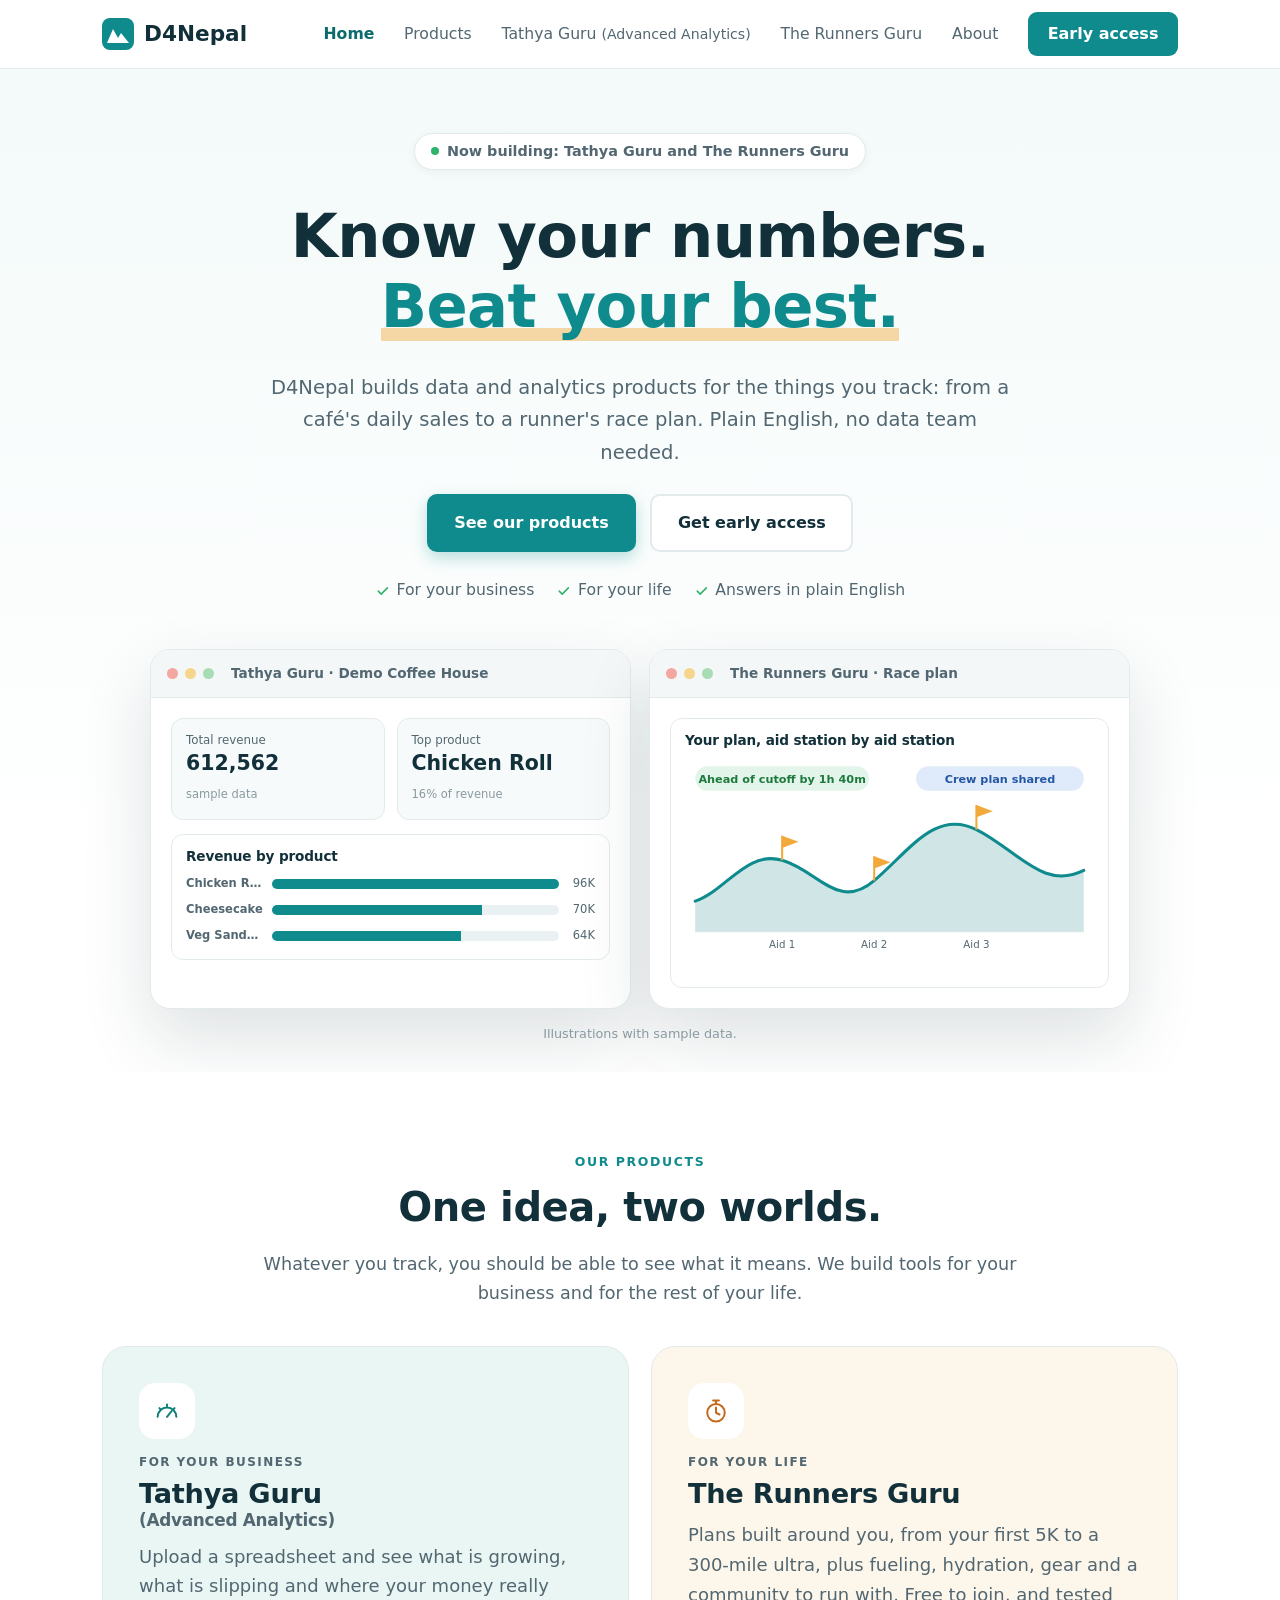
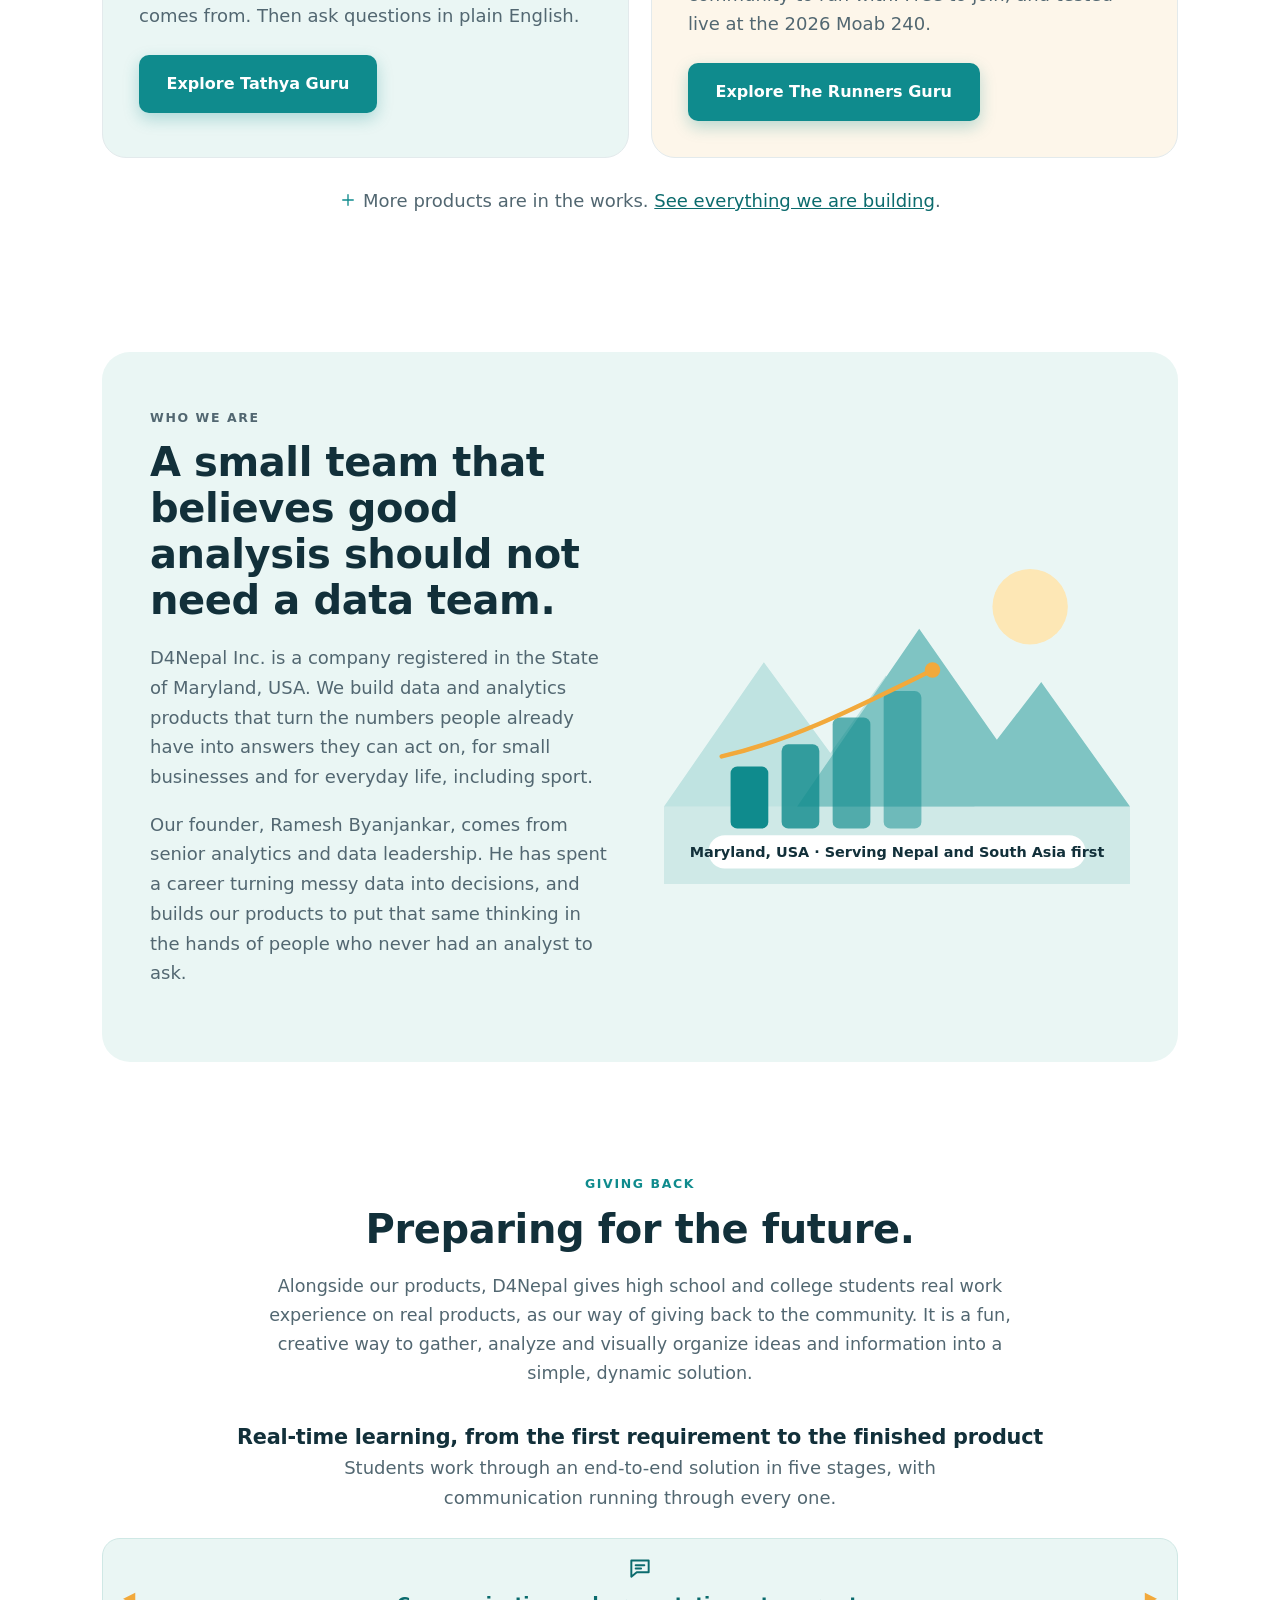
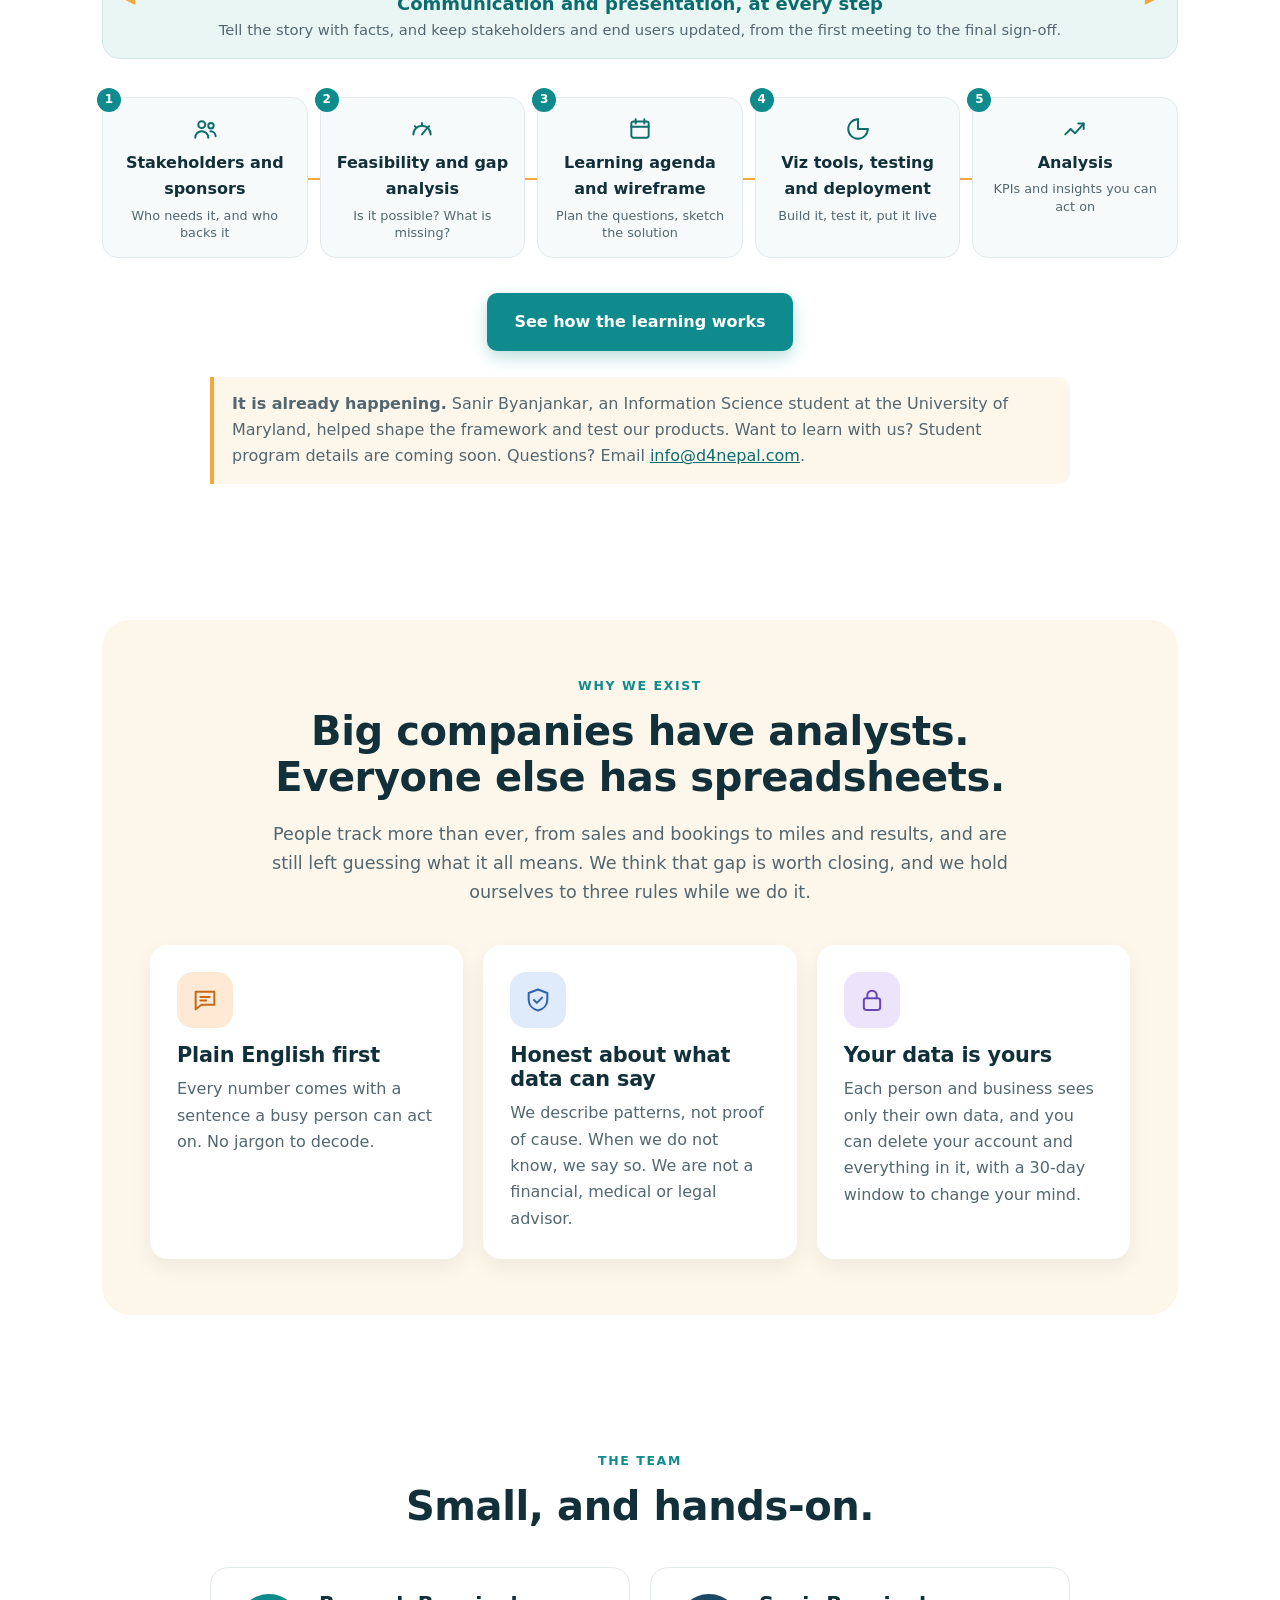
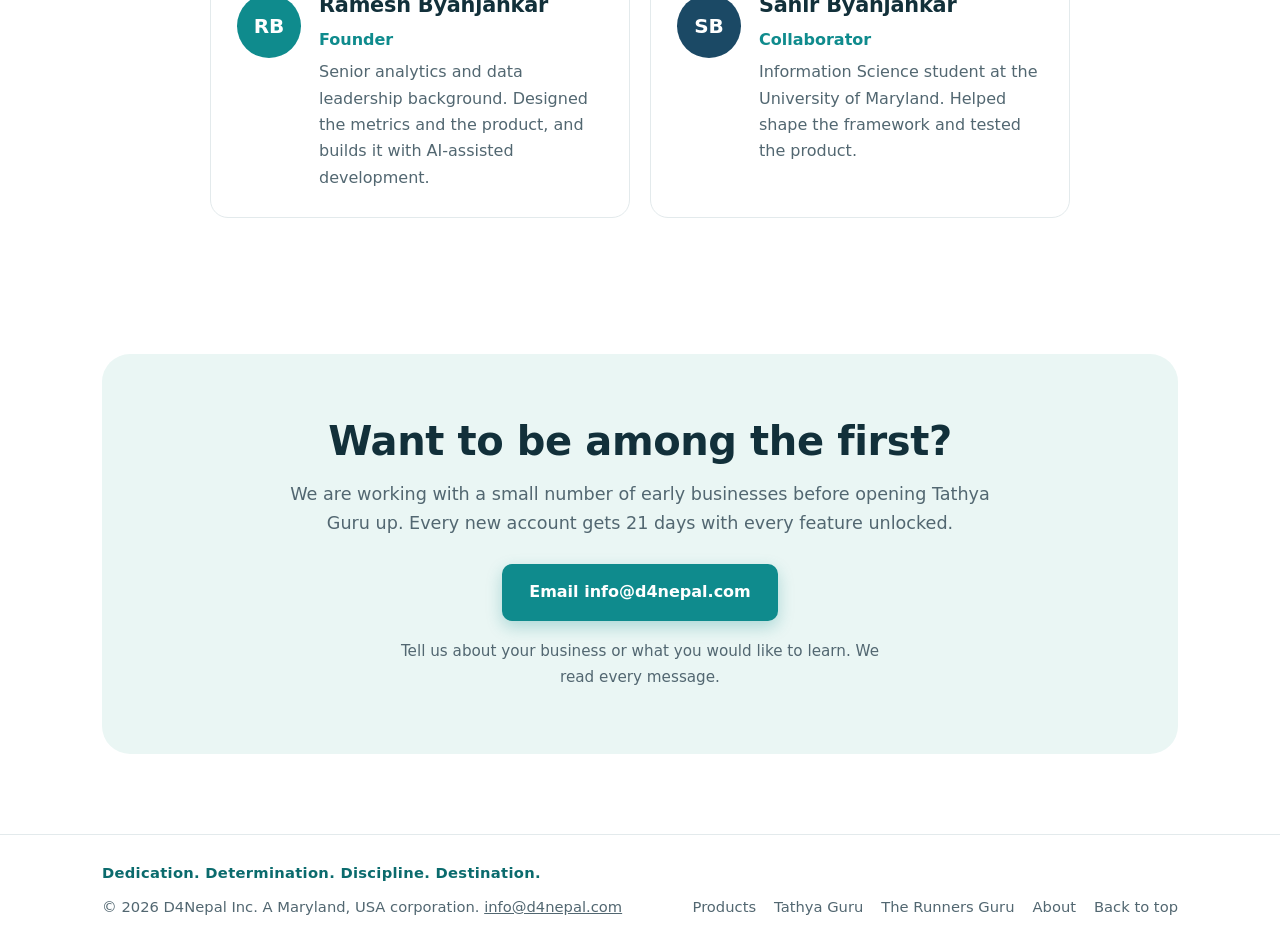
<file: index.html>
<!doctype html>
<html lang="en">
<head>
  <meta charset="utf-8">
  <meta name="viewport" content="width=device-width, initial-scale=1">
  <meta name="color-scheme" content="light">
  <title>D4Nepal | Data and analytics for business and for life</title>
  <meta name="description" content="D4Nepal builds data and analytics products for small businesses and for everyday life, including sport. Know your numbers. Beat your best.">
  <link rel="icon" href="data:image/svg+xml,%3Csvg xmlns='http://www.w3.org/2000/svg' viewBox='0 0 32 32'%3E%3Crect width='32' height='32' rx='8' fill='%230F8B8D'/%3E%3Cpath d='M5 25 11 11l5 9 3-5 8 10z' fill='%23fff'/%3E%3C/svg%3E">
  <link rel="stylesheet" href="styles.css">
</head>
<body>

<header class="nav">
  <div class="wrap nav-inner">
    <a class="brand" href="index.html" aria-label="D4Nepal home">
      <svg viewBox="0 0 32 32" width="32" height="32" aria-hidden="true"><rect width="32" height="32" rx="8" fill="#0f8b8d"/><path d="M5 25 11 11l5 9 3-5 8 10z" fill="#fff"/></svg>
      <span>D4Nepal</span>
    </a>
    <nav aria-label="Main">
      <a href="index.html" aria-current="page">Home</a>
      <a href="products.html">Products</a>
      <a href="tathya-guru.html">Tathya Guru <span class="navsub">(Advanced Analytics)</span></a>
      <a href="the-runners-guru.html">The Runners Guru</a>
      <a href="about.html">About</a>
      <a class="btn btn-small" href="index.html#contact">Early access</a>
    </nav>
  </div>
</header>

<main id="top">

  <section class="hero">
    <div class="wrap center">
      <p class="pill"><span class="dot"></span> Now building: Tathya Guru and The Runners Guru</p>
      <h1>Know your numbers. <span class="hl">Beat your best.</span></h1>
      <p class="lead">D4Nepal builds data and analytics products for the things you track: from a café's daily sales to a runner's race plan. Plain English, no data team needed.</p>
      <div class="cta">
        <a class="btn btn-primary" href="products.html">See our products</a>
        <a class="btn btn-outline" href="index.html#contact">Get early access</a>
      </div>
      <ul class="ticks">
        <li><svg class="ic"><use href="icons.svg#i-check"/></svg> For your business</li>
        <li><svg class="ic"><use href="icons.svg#i-check"/></svg> For your life</li>
        <li><svg class="ic"><use href="icons.svg#i-check"/></svg> Answers in plain English</li>
      </ul>
    </div>

    <div class="wrap">
      <div class="duo">
        <figure class="window" aria-label="Illustration of the Tathya Guru dashboard with sample data">
          <div class="window-bar"><i></i><i></i><i></i><span>Tathya Guru &middot; Demo Coffee House</span></div>
          <div class="window-body">
            <div class="kpis two">
              <div class="kpi"><span>Total revenue</span><strong>612,562</strong><em>sample data</em></div>
              <div class="kpi"><span>Top product</span><strong>Chicken Roll</strong><em>16% of revenue</em></div>
            </div>
            <div class="panel">
              <h4>Revenue by product</h4>
              <div class="hbars">
                <div><b>Chicken Roll</b><i style="--w:100%"></i><u>96K</u></div>
                <div><b>Cheesecake</b><i style="--w:73%"></i><u>70K</u></div>
                <div><b>Veg Sandwich</b><i style="--w:66%"></i><u>64K</u></div>
              </div>
            </div>
          </div>
        </figure>
        <figure class="window" aria-label="Illustration of the The Runners Guru race plan with sample data">
          <div class="window-bar"><i></i><i></i><i></i><span>The Runners Guru &middot; Race plan</span></div>
          <div class="window-body">
            <div class="panel">
              <h4>Your plan, aid station by aid station</h4>
              <svg viewBox="0 0 400 210" class="mini" role="img" aria-label="Illustration of a race profile with aid stations">
              <path d="M10 170 L10 140 C40 130 60 90 95 100 S150 150 185 120 S245 50 285 70 S350 130 390 110 L390 170 Z" fill="#cfe5e6"/>
              <path d="M10 140 C40 130 60 90 95 100 S150 150 185 120 S245 50 285 70 S350 130 390 110" fill="none" stroke="#0f8b8d" stroke-width="3" stroke-linecap="round"/>
              <line x1="10" y1="170" x2="390" y2="170" stroke="#dbe4e6"/>
              <g fill="#f2a93b"><path d="M95 100V76l16 6-16 6z"/><path d="M185 120V96l16 6-16 6z"/><path d="M285 70V46l16 6-16 6z"/></g>
              <g stroke="#f2a93b" stroke-width="2"><line x1="95" y1="100" x2="95" y2="76"/><line x1="185" y1="120" x2="185" y2="96"/><line x1="285" y1="70" x2="285" y2="46"/></g>
              <g font-size="10" fill="#526771" text-anchor="middle"><text x="95" y="186">Aid 1</text><text x="185" y="186">Aid 2</text><text x="285" y="186">Aid 3</text></g>
              <rect x="10" y="8" width="170" height="24" rx="12" fill="#e3f5ea"/>
              <text x="95" y="24" font-size="11" text-anchor="middle" font-weight="700" fill="#1d7a3d">Ahead of cutoff by 1h 40m</text>
              <rect x="226" y="8" width="164" height="24" rx="12" fill="#dfeafa"/>
              <text x="308" y="24" font-size="11" text-anchor="middle" font-weight="700" fill="#2457a3">Crew plan shared</text>
            </svg>
            </div>
          </div>
        </figure>
      </div>
      <p class="figcap">Illustrations with sample data.</p>
    </div>
  </section>

  <!-- TWO WORLDS -->
  <section id="products" class="section">
    <div class="wrap">
      <div class="center head">
        <p class="eyebrow">Our products</p>
        <h2>One idea, two worlds.</h2>
        <p class="sub">Whatever you track, you should be able to see what it means. We build tools for your business and for the rest of your life.</p>
      </div>
      <div class="worlds">
        <article class="world w-business">
          <span class="iconbox c2"><svg class="ic"><use href="icons.svg#i-gauge"/></svg></span>
          <p class="wtag">For your business</p>
          <h3>Tathya Guru <span class="hsub">(Advanced Analytics)</span></h3>
          <p>Upload a spreadsheet and see what is growing, what is slipping and where your money really comes from. Then ask questions in plain English.</p>
          <a class="btn btn-primary" href="https://tathyaguru.com/">Explore Tathya Guru</a>
        </article>
        <article class="world w-life">
          <span class="iconbox c1"><svg class="ic"><use href="icons.svg#i-timer"/></svg></span>
          <p class="wtag">For your life</p>
          <h3>The Runners Guru</h3>
          <p>Plans built around you, from your first 5K to a 300-mile ultra, plus fueling, hydration, gear and a community to run with. Free to join, and tested live at the 2026 Moab 240.</p>
          <a class="btn btn-primary" href="the-runners-guru.html">Explore The Runners Guru</a>
        </article>
      </div>
      <p class="more"><svg class="ic"><use href="icons.svg#i-plus"/></svg> More products are in the works. <a href="products.html">See everything we are building</a>.</p>
    </div>
  </section>

  <!-- WHO WE ARE -->
  <section id="who" class="section tight">
    <div class="wrap">
      <div class="panelbox mint split">
        <div>
          <p class="eyebrow">Who we are</p>
          <h2>A small team that believes good analysis should not need a data team.</h2>
          <p>D4Nepal Inc. is a company registered in the State of Maryland, USA. We build data and analytics products that turn the numbers people already have into answers they can act on, for small businesses and for everyday life, including sport.</p>
          <p>Our founder, Ramesh Byanjankar, comes from senior analytics and data leadership. He has spent a career turning messy data into decisions, and builds our products to put that same thinking in the hands of people who never had an analyst to ask.</p>
        </div>
        <svg class="art" viewBox="0 0 420 320" role="img" aria-label="Illustration: mountain peaks rising behind a bar chart">
          <circle cx="330" cy="70" r="34" fill="#fde7b5"/>
          <path d="M0 250 90 120l60 82 50-70 80 118z" fill="#bfe3e1"/>
          <path d="M120 250 230 90l70 100 40-52 80 112z" fill="#7fc4c3"/>
          <path d="M-10 250h440v70H-10z" fill="#0f8b8d" opacity=".12"/>
          <g>
            <rect x="60" y="214" width="34" height="56" rx="6" fill="#0f8b8d"/>
            <rect x="106" y="194" width="34" height="76" rx="6" fill="#0f8b8d" opacity=".8"/>
            <rect x="152" y="170" width="34" height="100" rx="6" fill="#0f8b8d" opacity=".65"/>
            <rect x="198" y="146" width="34" height="124" rx="6" fill="#0f8b8d" opacity=".5"/>
            <path d="M52 205c60-14 110-38 190-78" fill="none" stroke="#f2a93b" stroke-width="4" stroke-linecap="round"/>
            <circle cx="242" cy="127" r="7" fill="#f2a93b"/>
          </g>
          <rect x="40" y="276" width="340" height="30" rx="15" fill="#fff"/>
          <text x="210" y="296" font-size="13" text-anchor="middle" fill="#12303a" font-weight="700">Maryland, USA  &#183;  Serving Nepal and South Asia first</text>
        </svg>
      </div>
    </div>
  </section>

  <!-- PREPARING FOR THE FUTURE (teaser; full version on about.html) -->
  <section id="future" class="section tight">
    <div class="wrap">
      <div class="center head">
        <p class="eyebrow">Giving back</p>
        <h2>Preparing for the future.</h2>
        <p class="sub">Alongside our products, D4Nepal gives high school and college students real work experience on real products, as our way of giving back to the community. It is a fun, creative way to gather, analyze and visually organize ideas and information into a simple, dynamic solution.</p>
      </div>

      <h3 class="center futh">Real-time learning, from the first requirement to the finished product</h3>
      <p class="center futp">Students work through an end-to-end solution in five stages, with communication running through every one.</p>
      <div class="thread" role="note">
        <span class="threadic"><svg class="ic"><use href="icons.svg#i-chat"/></svg></span>
        <p><b>Communication and presentation, at every step</b>
        <span>Tell the story with facts, and keep stakeholders and end users updated, from the first meeting to the final sign-off.</span></p>
      </div>
      <ol class="steps five">
          <li><span class="stepno">1</span><span class="stepic"><svg class="ic"><use href="icons.svg#i-users"/></svg></span><b>Stakeholders and sponsors</b><small>Who needs it, and who backs it</small></li>
          <li><span class="stepno">2</span><span class="stepic"><svg class="ic"><use href="icons.svg#i-gauge"/></svg></span><b>Feasibility and gap analysis</b><small>Is it possible? What is missing?</small></li>
          <li><span class="stepno">3</span><span class="stepic"><svg class="ic"><use href="icons.svg#i-calendar"/></svg></span><b>Learning agenda and wireframe</b><small>Plan the questions, sketch the solution</small></li>
          <li><span class="stepno">4</span><span class="stepic"><svg class="ic"><use href="icons.svg#i-pie"/></svg></span><b>Viz tools, testing and deployment</b><small>Build it, test it, put it live</small></li>
          <li><span class="stepno">5</span><span class="stepic"><svg class="ic"><use href="icons.svg#i-trend"/></svg></span><b>Analysis</b><small>KPIs and insights you can act on</small></li>
      </ol>

      <p class="center futcta"><a class="btn btn-primary" href="about.html#learning">See how the learning works</a></p>
      <p class="honest featnote futnote"><strong>It is already happening.</strong> Sanir Byanjankar, an Information Science student at the University of Maryland, helped shape the framework and test our products. Want to learn with us? Student program details are coming soon. Questions? Email <a href="mailto:info@d4nepal.com?subject=Learning%20with%20D4Nepal">info@d4nepal.com</a>.</p>
    </div>
  </section>

  <!-- WHY -->
  <section id="why" class="section">
    <div class="wrap">
      <div class="panelbox sand">
        <div class="center head">
          <p class="eyebrow">Why we exist</p>
          <h2>Big companies have analysts. Everyone else has spreadsheets.</h2>
          <p class="sub">People track more than ever, from sales and bookings to miles and results, and are still left guessing what it all means. We think that gap is worth closing, and we hold ourselves to three rules while we do it.</p>
        </div>
        <div class="cards three">
          <article class="card">
            <span class="iconbox c1"><svg class="ic"><use href="icons.svg#i-chat"/></svg></span>
            <h3>Plain English first</h3>
            <p>Every number comes with a sentence a busy person can act on. No jargon to decode.</p>
          </article>
          <article class="card">
            <span class="iconbox c4"><svg class="ic"><use href="icons.svg#i-shield"/></svg></span>
            <h3>Honest about what data can say</h3>
            <p>We describe patterns, not proof of cause. When we do not know, we say so. We are not a financial, medical or legal advisor.</p>
          </article>
          <article class="card">
            <span class="iconbox c6"><svg class="ic"><use href="icons.svg#i-lock"/></svg></span>
            <h3>Your data is yours</h3>
            <p>Each person and business sees only their own data, and you can delete your account and everything in it, with a 30-day window to change your mind.</p>
          </article>
        </div>
      </div>
    </div>
  </section>

<!-- TEAM -->
  <section id="team" class="section tight">
    <div class="wrap">
      <div class="center head">
        <p class="eyebrow">The team</p>
        <h2>Small, and hands-on.</h2>
      </div>
      <div class="cards two">
        <article class="card person">
          <div class="avatar">RB</div>
          <div>
            <h3>Ramesh Byanjankar</h3>
            <p class="role">Founder</p>
            <p>Senior analytics and data leadership background. Designed the metrics and the product, and builds it with AI-assisted development.</p>
          </div>
        </article>
        <article class="card person">
          <div class="avatar blue">SB</div>
          <div>
            <h3>Sanir Byanjankar</h3>
            <p class="role">Collaborator</p>
            <p>Information Science student at the University of Maryland. Helped shape the framework and tested the product.</p>
          </div>
        </article>
      </div>
    </div>
  </section>

  
<!-- EARLY ACCESS -->
  <section id="contact" class="section">
    <div class="wrap">
      <div class="panelbox mint center cta-panel">
        <h2>Want to be among the first?</h2>
        <p class="sub">We are working with a small number of early businesses before opening Tathya Guru up. Every new account gets 21 days with every feature unlocked.</p>
        <p><a class="btn btn-primary" href="mailto:info@d4nepal.com?subject=Early%20access">Email info@d4nepal.com</a></p>
        <p class="mailnote">Tell us about your business or what you would like to learn. We read every message.</p>
      </div>
    </div>
  </section>


</main>

<footer class="footer">
  <div class="wrap footer-inner">
    <span class="ftag">Dedication. Determination. Discipline. Destination.</span>
    <span>&copy; 2026 D4Nepal Inc. A Maryland, USA corporation. <a href="mailto:info@d4nepal.com">info@d4nepal.com</a></span>
    <span class="flinks"><a href="products.html">Products</a> <a href="tathya-guru.html">Tathya Guru</a> <a href="the-runners-guru.html">The Runners Guru</a> <a href="about.html">About</a> <a href="#top">Back to top</a></span>
  </div>
</footer>

</body>
</html>
</file>
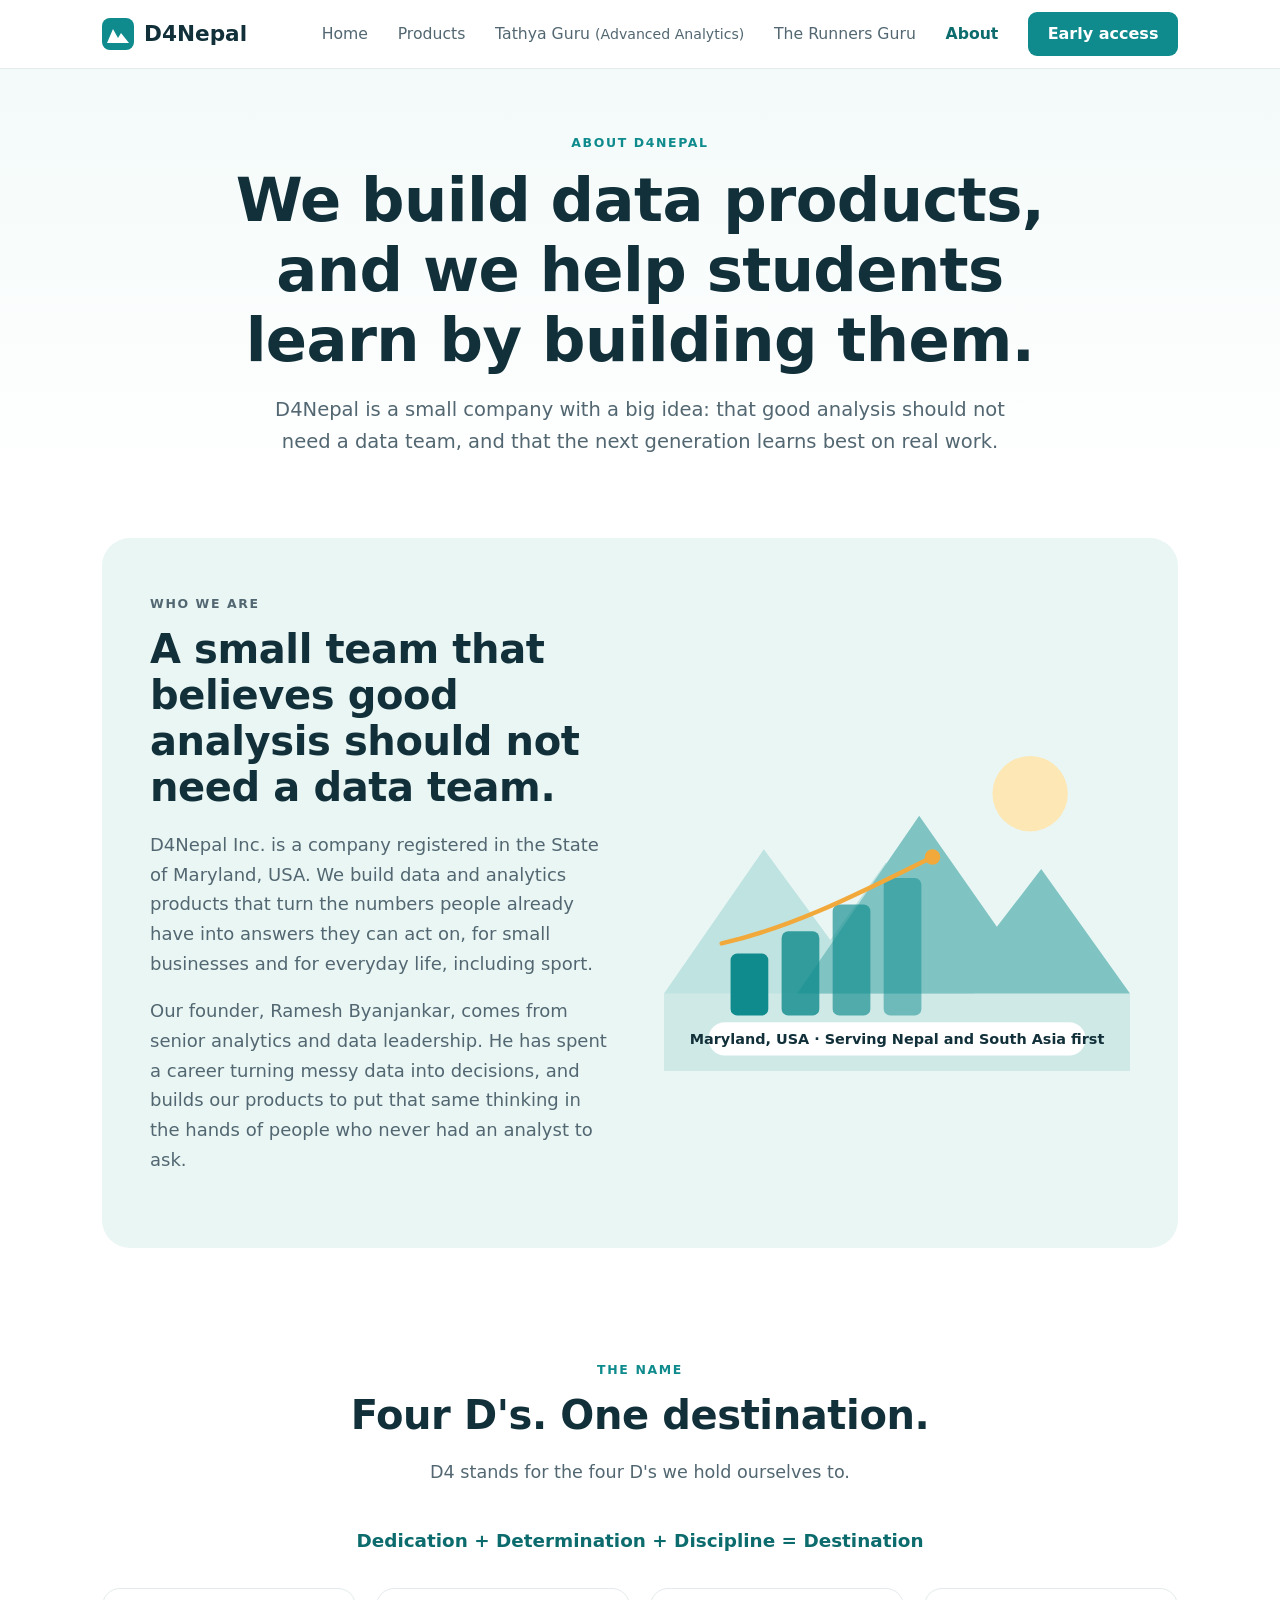
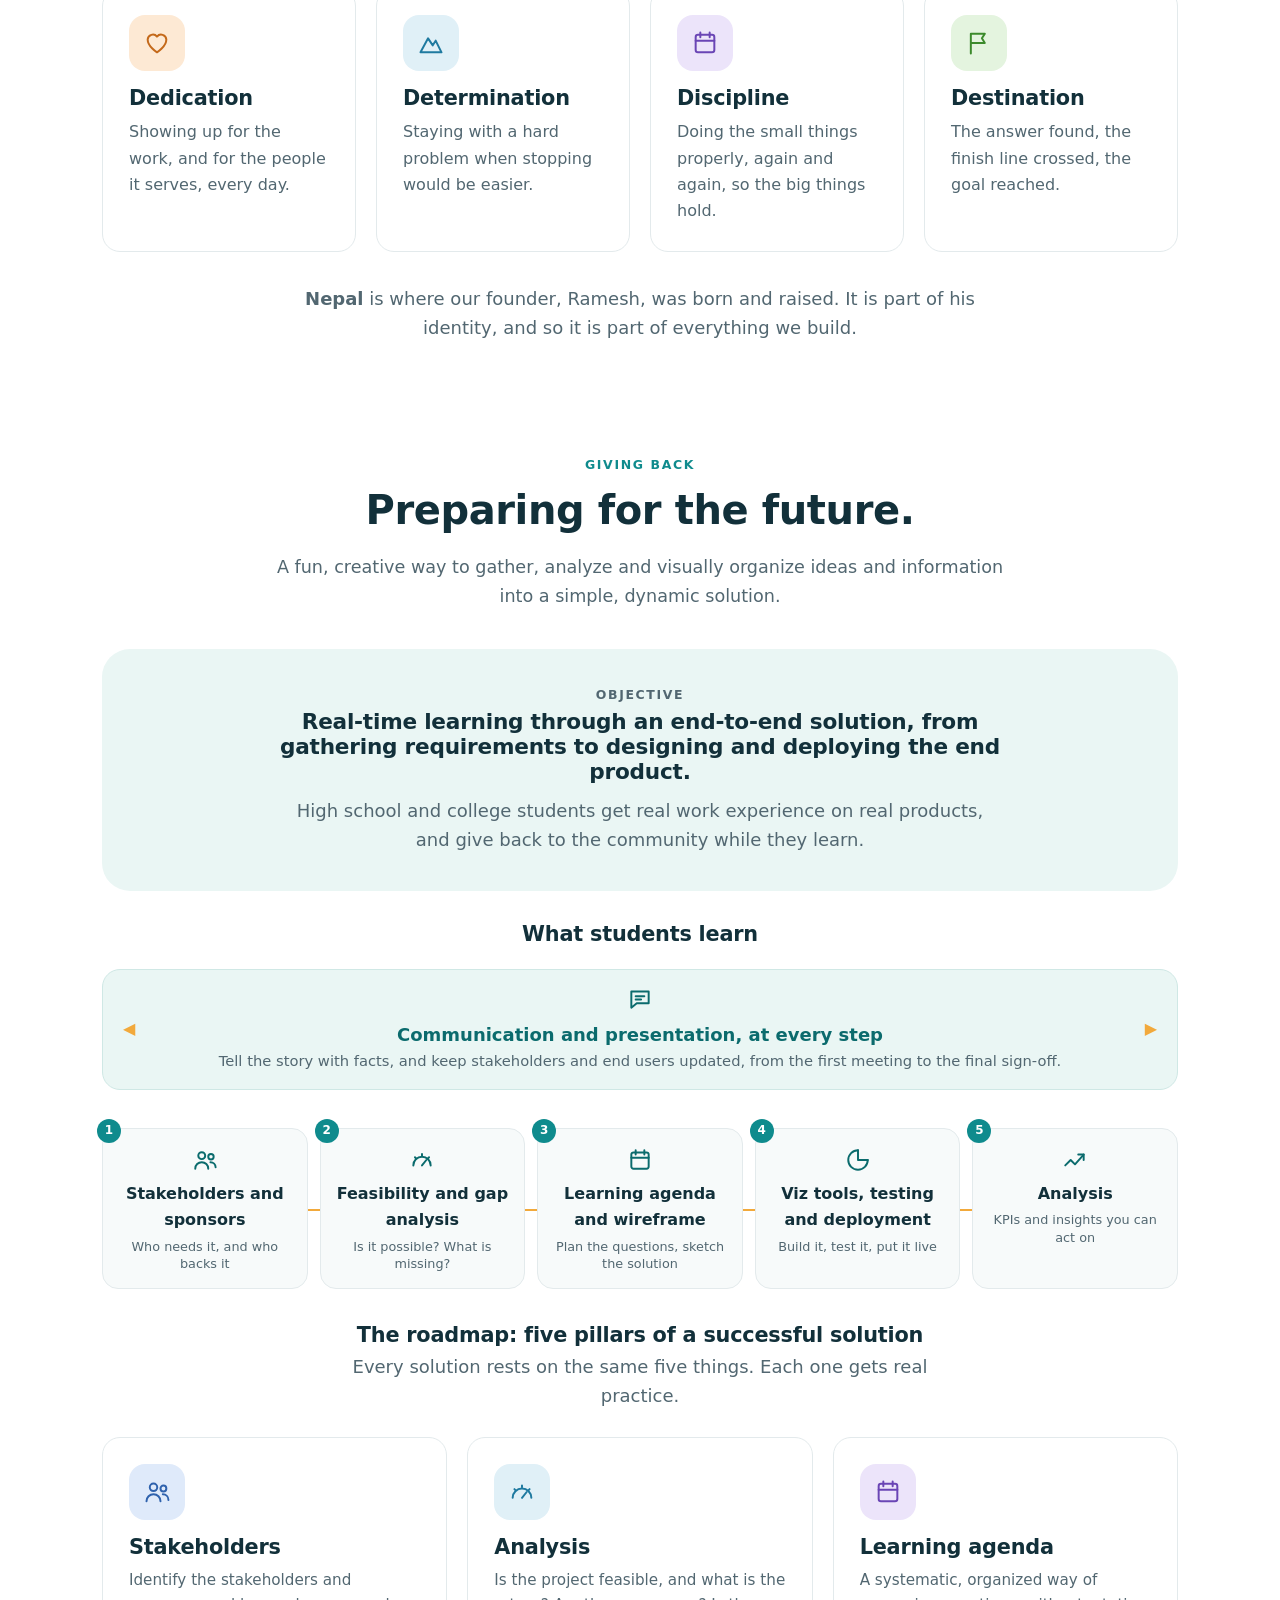
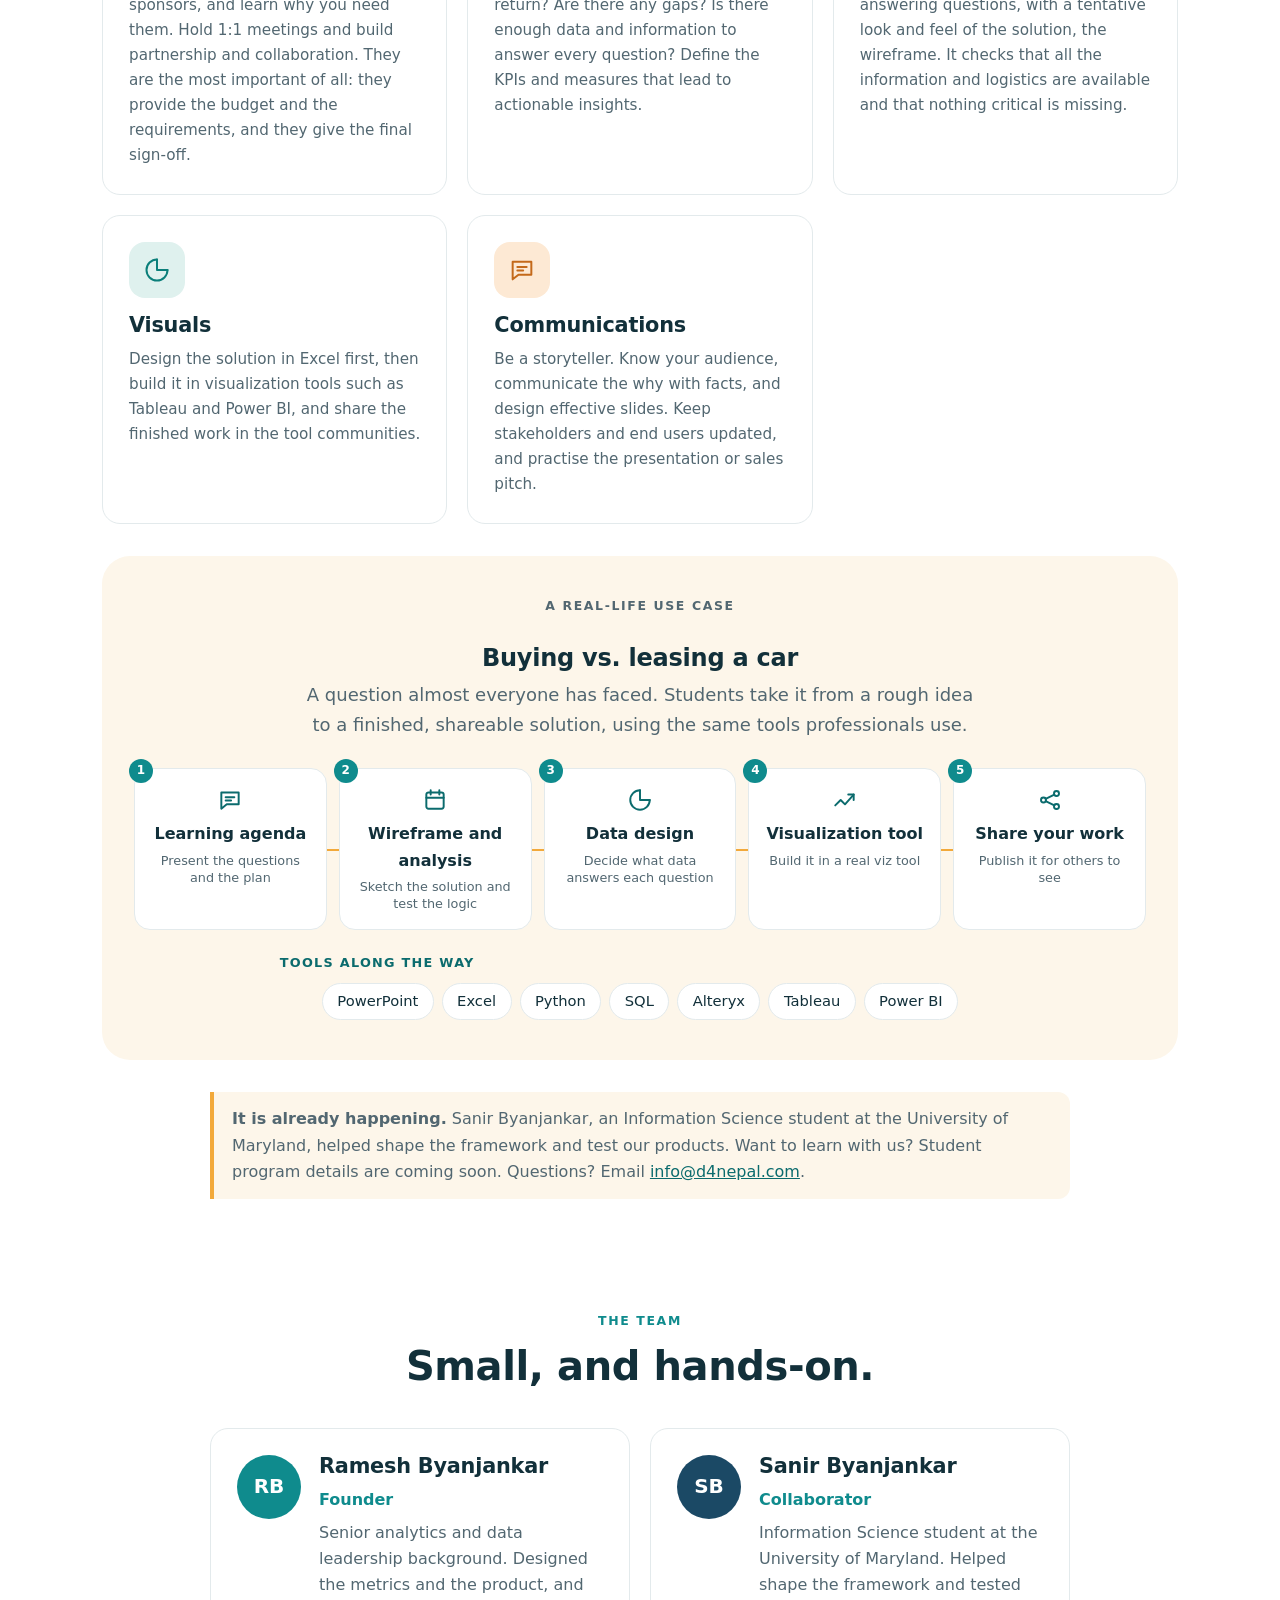
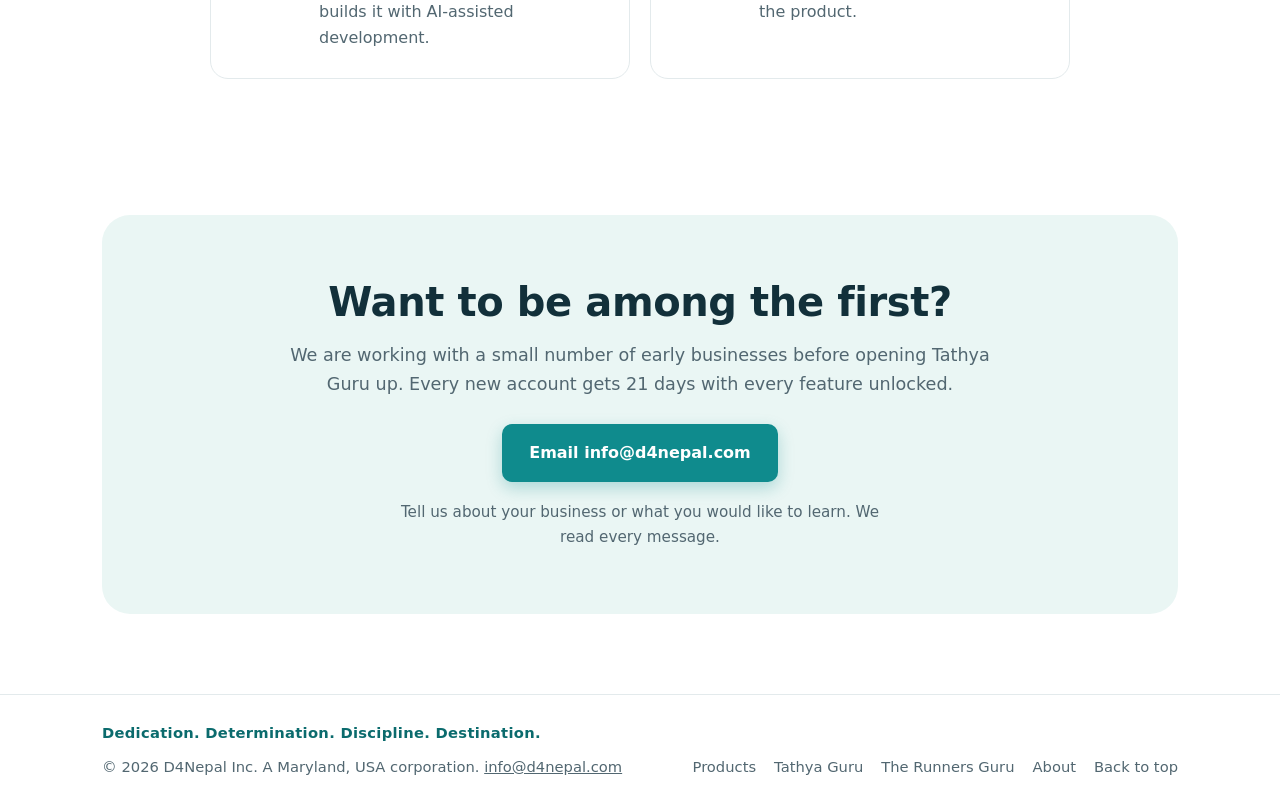
<file: about.html>
<!doctype html>
<html lang="en">
<head>
  <meta charset="utf-8">
  <meta name="viewport" content="width=device-width, initial-scale=1">
  <meta name="color-scheme" content="light">
  <title>About | D4Nepal</title>
  <meta name="description" content="About D4Nepal: who we are, and Preparing for the future, our way of giving high school and college students real work experience on real products.">
  <link rel="icon" href="data:image/svg+xml,%3Csvg xmlns='http://www.w3.org/2000/svg' viewBox='0 0 32 32'%3E%3Crect width='32' height='32' rx='8' fill='%230F8B8D'/%3E%3Cpath d='M5 25 11 11l5 9 3-5 8 10z' fill='%23fff'/%3E%3C/svg%3E">
  <link rel="stylesheet" href="styles.css">
</head>
<body>

<header class="nav">
  <div class="wrap nav-inner">
    <a class="brand" href="index.html" aria-label="D4Nepal home">
      <svg viewBox="0 0 32 32" width="32" height="32" aria-hidden="true"><rect width="32" height="32" rx="8" fill="#0f8b8d"/><path d="M5 25 11 11l5 9 3-5 8 10z" fill="#fff"/></svg>
      <span>D4Nepal</span>
    </a>
    <nav aria-label="Main">
      <a href="index.html">Home</a>
      <a href="products.html">Products</a>
      <a href="tathya-guru.html">Tathya Guru <span class="navsub">(Advanced Analytics)</span></a>
      <a href="the-runners-guru.html">The Runners Guru</a>
      <a href="about.html" aria-current="page">About</a>
      <a class="btn btn-small" href="index.html#contact">Early access</a>
    </nav>
  </div>
</header>

<main id="top">
  <section class="phero">
    <div class="wrap center">
      <p class="eyebrow">About D4Nepal</p>
      <h1>We build data products, and we help students learn by building them.</h1>
      <p class="lead">D4Nepal is a small company with a big idea: that good analysis should not need a data team, and that the next generation learns best on real work.</p>
    </div>
  </section>

  <!-- WHO WE ARE -->
  <section id="who" class="section tight">
    <div class="wrap">
      <div class="panelbox mint split">
        <div>
          <p class="eyebrow">Who we are</p>
          <h2>A small team that believes good analysis should not need a data team.</h2>
          <p>D4Nepal Inc. is a company registered in the State of Maryland, USA. We build data and analytics products that turn the numbers people already have into answers they can act on, for small businesses and for everyday life, including sport.</p>
          <p>Our founder, Ramesh Byanjankar, comes from senior analytics and data leadership. He has spent a career turning messy data into decisions, and builds our products to put that same thinking in the hands of people who never had an analyst to ask.</p>
        </div>
        <svg class="art" viewBox="0 0 420 320" role="img" aria-label="Illustration: mountain peaks rising behind a bar chart">
          <circle cx="330" cy="70" r="34" fill="#fde7b5"/>
          <path d="M0 250 90 120l60 82 50-70 80 118z" fill="#bfe3e1"/>
          <path d="M120 250 230 90l70 100 40-52 80 112z" fill="#7fc4c3"/>
          <path d="M-10 250h440v70H-10z" fill="#0f8b8d" opacity=".12"/>
          <g>
            <rect x="60" y="214" width="34" height="56" rx="6" fill="#0f8b8d"/>
            <rect x="106" y="194" width="34" height="76" rx="6" fill="#0f8b8d" opacity=".8"/>
            <rect x="152" y="170" width="34" height="100" rx="6" fill="#0f8b8d" opacity=".65"/>
            <rect x="198" y="146" width="34" height="124" rx="6" fill="#0f8b8d" opacity=".5"/>
            <path d="M52 205c60-14 110-38 190-78" fill="none" stroke="#f2a93b" stroke-width="4" stroke-linecap="round"/>
            <circle cx="242" cy="127" r="7" fill="#f2a93b"/>
          </g>
          <rect x="40" y="276" width="340" height="30" rx="15" fill="#fff"/>
          <text x="210" y="296" font-size="13" text-anchor="middle" fill="#12303a" font-weight="700">Maryland, USA  &#183;  Serving Nepal and South Asia first</text>
        </svg>
      </div>
    </div>
  </section>

  <!-- THE NAME -->
  <section id="name" class="section tight">
    <div class="wrap">
      <div class="center head">
        <p class="eyebrow">The name</p>
        <h2>Four D's. One destination.</h2>
        <p class="sub">D4 stands for the four D's we hold ourselves to.</p>
      </div>
      <p class="center equation">Dedication + Determination + Discipline = Destination</p>
      <div class="cards four">
        <article class="card">
          <span class="iconbox c1"><svg class="ic"><use href="icons.svg#i-heart"/></svg></span>
          <h3>Dedication</h3>
          <p>Showing up for the work, and for the people it serves, every day.</p>
        </article>
        <article class="card">
          <span class="iconbox c8"><svg class="ic"><use href="icons.svg#i-mountain"/></svg></span>
          <h3>Determination</h3>
          <p>Staying with a hard problem when stopping would be easier.</p>
        </article>
        <article class="card">
          <span class="iconbox c6"><svg class="ic"><use href="icons.svg#i-calendar"/></svg></span>
          <h3>Discipline</h3>
          <p>Doing the small things properly, again and again, so the big things hold.</p>
        </article>
        <article class="card">
          <span class="iconbox c5"><svg class="ic"><use href="icons.svg#i-flag"/></svg></span>
          <h3>Destination</h3>
          <p>The answer found, the finish line crossed, the goal reached.</p>
        </article>
      </div>
      <p class="center namenote"><strong>Nepal</strong> is where our founder, Ramesh, was born and raised. It is part of his identity, and so it is part of everything we build.</p>
    </div>
  </section>

  <!-- PREPARING FOR THE FUTURE (full) -->
  <section id="learning" class="section tight">
    <div class="wrap">
      <div class="center head">
        <p class="eyebrow">Giving back</p>
        <h2>Preparing for the future.</h2>
        <p class="sub">A fun, creative way to gather, analyze and visually organize ideas and information into a simple, dynamic solution.</p>
      </div>

      <div class="panelbox mint objective">
        <p class="eyebrow">Objective</p>
        <h3>Real-time learning through an end-to-end solution, from gathering requirements to designing and deploying the end product.</h3>
        <p>High school and college students get real work experience on real products, and give back to the community while they learn.</p>
      </div>

      <h3 class="center futh">What students learn</h3>
      <div class="thread" role="note">
        <span class="threadic"><svg class="ic"><use href="icons.svg#i-chat"/></svg></span>
        <p><b>Communication and presentation, at every step</b>
        <span>Tell the story with facts, and keep stakeholders and end users updated, from the first meeting to the final sign-off.</span></p>
      </div>
      <ol class="steps five">
          <li><span class="stepno">1</span><span class="stepic"><svg class="ic"><use href="icons.svg#i-users"/></svg></span><b>Stakeholders and sponsors</b><small>Who needs it, and who backs it</small></li>
          <li><span class="stepno">2</span><span class="stepic"><svg class="ic"><use href="icons.svg#i-gauge"/></svg></span><b>Feasibility and gap analysis</b><small>Is it possible? What is missing?</small></li>
          <li><span class="stepno">3</span><span class="stepic"><svg class="ic"><use href="icons.svg#i-calendar"/></svg></span><b>Learning agenda and wireframe</b><small>Plan the questions, sketch the solution</small></li>
          <li><span class="stepno">4</span><span class="stepic"><svg class="ic"><use href="icons.svg#i-pie"/></svg></span><b>Viz tools, testing and deployment</b><small>Build it, test it, put it live</small></li>
          <li><span class="stepno">5</span><span class="stepic"><svg class="ic"><use href="icons.svg#i-trend"/></svg></span><b>Analysis</b><small>KPIs and insights you can act on</small></li>
      </ol>

      <h3 class="center futh">The roadmap: five pillars of a successful solution</h3>
      <p class="center futp">Every solution rests on the same five things. Each one gets real practice.</p>
      <div class="cards three pillars">
        <article class="card">
          <span class="iconbox c4"><svg class="ic"><use href="icons.svg#i-users"/></svg></span>
          <h3>Stakeholders</h3>
          <p>Identify the stakeholders and sponsors, and learn why you need them. Hold 1:1 meetings and build partnership and collaboration. They are the most important of all: they provide the budget and the requirements, and they give the final sign-off.</p>
        </article>
        <article class="card">
          <span class="iconbox c8"><svg class="ic"><use href="icons.svg#i-gauge"/></svg></span>
          <h3>Analysis</h3>
          <p>Is the project feasible, and what is the return? Are there any gaps? Is there enough data and information to answer every question? Define the KPIs and measures that lead to actionable insights.</p>
        </article>
        <article class="card">
          <span class="iconbox c6"><svg class="ic"><use href="icons.svg#i-calendar"/></svg></span>
          <h3>Learning agenda</h3>
          <p>A systematic, organized way of answering questions, with a tentative look and feel of the solution, the wireframe. It checks that all the information and logistics are available and that nothing critical is missing.</p>
        </article>
        <article class="card">
          <span class="iconbox c2"><svg class="ic"><use href="icons.svg#i-pie"/></svg></span>
          <h3>Visuals</h3>
          <p>Design the solution in Excel first, then build it in visualization tools such as Tableau and Power BI, and share the finished work in the tool communities.</p>
        </article>
        <article class="card">
          <span class="iconbox c1"><svg class="ic"><use href="icons.svg#i-chat"/></svg></span>
          <h3>Communications</h3>
          <p>Be a storyteller. Know your audience, communicate the why with facts, and design effective slides. Keep stakeholders and end users updated, and practise the presentation or sales pitch.</p>
        </article>
      </div>

      <div class="panelbox sand usecase">
        <p class="eyebrow">A real-life use case</p>
        <h3>Buying vs. leasing a car</h3>
        <p>A question almost everyone has faced. Students take it from a rough idea to a finished, shareable solution, using the same tools professionals use.</p>
        <ol class="steps five">
          <li><span class="stepno">1</span><span class="stepic"><svg class="ic"><use href="icons.svg#i-chat"/></svg></span><b>Learning agenda</b><small>Present the questions and the plan</small></li>
          <li><span class="stepno">2</span><span class="stepic"><svg class="ic"><use href="icons.svg#i-calendar"/></svg></span><b>Wireframe and analysis</b><small>Sketch the solution and test the logic</small></li>
          <li><span class="stepno">3</span><span class="stepic"><svg class="ic"><use href="icons.svg#i-pie"/></svg></span><b>Data design</b><small>Decide what data answers each question</small></li>
          <li><span class="stepno">4</span><span class="stepic"><svg class="ic"><use href="icons.svg#i-trend"/></svg></span><b>Visualization tool</b><small>Build it in a real viz tool</small></li>
          <li><span class="stepno">5</span><span class="stepic"><svg class="ic"><use href="icons.svg#i-share"/></svg></span><b>Share your work</b><small>Publish it for others to see</small></li>
        </ol>
        <p class="toollabel">Tools along the way</p>
        <ul class="toolchips"><li>PowerPoint</li><li>Excel</li><li>Python</li><li>SQL</li><li>Alteryx</li><li>Tableau</li><li>Power BI</li></ul>
      </div>

      <p class="honest featnote futnote"><strong>It is already happening.</strong> Sanir Byanjankar, an Information Science student at the University of Maryland, helped shape the framework and test our products. Want to learn with us? Student program details are coming soon. Questions? Email <a href="mailto:info@d4nepal.com?subject=Learning%20with%20D4Nepal">info@d4nepal.com</a>.</p>
    </div>
  </section>

<!-- TEAM -->
  <section id="team" class="section tight">
    <div class="wrap">
      <div class="center head">
        <p class="eyebrow">The team</p>
        <h2>Small, and hands-on.</h2>
      </div>
      <div class="cards two">
        <article class="card person">
          <div class="avatar">RB</div>
          <div>
            <h3>Ramesh Byanjankar</h3>
            <p class="role">Founder</p>
            <p>Senior analytics and data leadership background. Designed the metrics and the product, and builds it with AI-assisted development.</p>
          </div>
        </article>
        <article class="card person">
          <div class="avatar blue">SB</div>
          <div>
            <h3>Sanir Byanjankar</h3>
            <p class="role">Collaborator</p>
            <p>Information Science student at the University of Maryland. Helped shape the framework and tested the product.</p>
          </div>
        </article>
      </div>
    </div>
  </section>

<!-- EARLY ACCESS -->
  <section id="contact" class="section">
    <div class="wrap">
      <div class="panelbox mint center cta-panel">
        <h2>Want to be among the first?</h2>
        <p class="sub">We are working with a small number of early businesses before opening Tathya Guru up. Every new account gets 21 days with every feature unlocked.</p>
        <p><a class="btn btn-primary" href="mailto:info@d4nepal.com?subject=Early%20access">Email info@d4nepal.com</a></p>
        <p class="mailnote">Tell us about your business or what you would like to learn. We read every message.</p>
      </div>
    </div>
  </section>

</main>

<footer class="footer">
  <div class="wrap footer-inner">
    <span class="ftag">Dedication. Determination. Discipline. Destination.</span>
    <span>&copy; 2026 D4Nepal Inc. A Maryland, USA corporation. <a href="mailto:info@d4nepal.com">info@d4nepal.com</a></span>
    <span class="flinks"><a href="products.html">Products</a> <a href="tathya-guru.html">Tathya Guru</a> <a href="the-runners-guru.html">The Runners Guru</a> <a href="about.html">About</a> <a href="#top">Back to top</a></span>
  </div>
</footer>

</body>
</html>
</file>
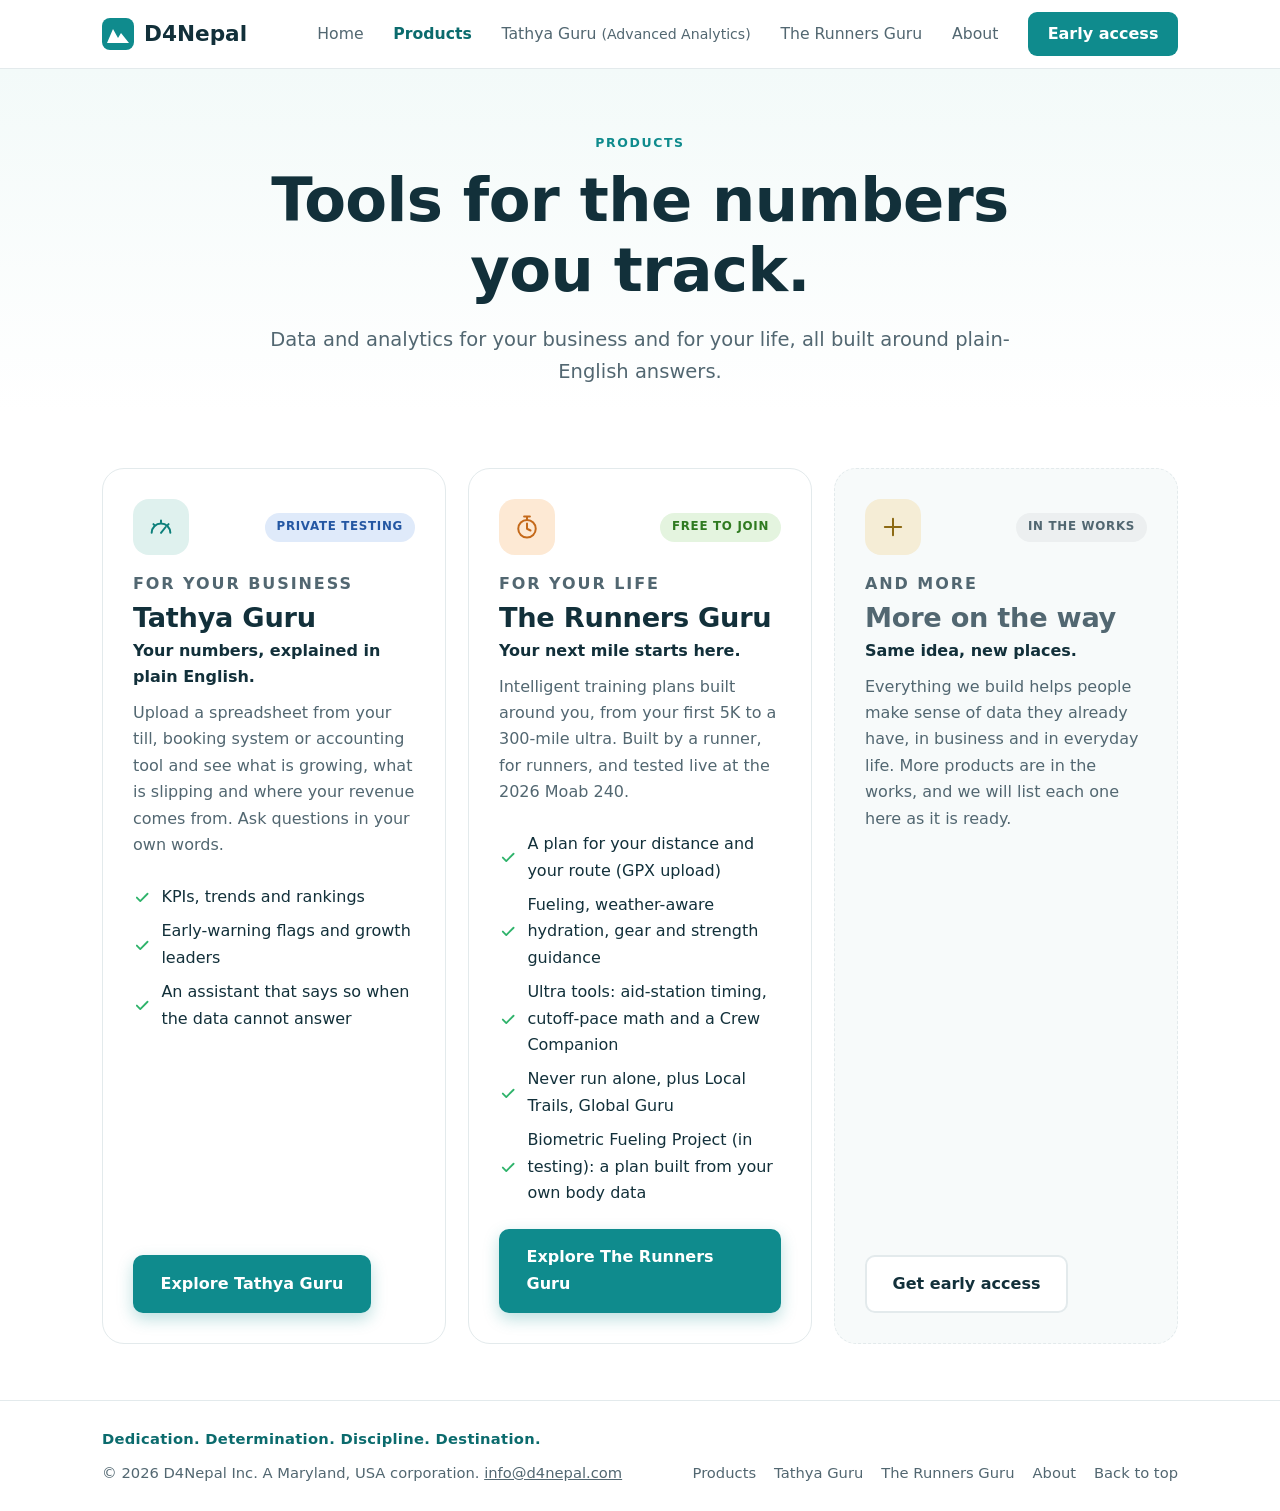
<file: products.html>
<!doctype html>
<html lang="en">
<head>
  <meta charset="utf-8">
  <meta name="viewport" content="width=device-width, initial-scale=1">
  <meta name="color-scheme" content="light">
  <title>Products | D4Nepal</title>
  <meta name="description" content="Everything D4Nepal is building: Tathya Guru for small businesses, The Runners Guru for runners, and more on the way.">
  <link rel="icon" href="data:image/svg+xml,%3Csvg xmlns='http://www.w3.org/2000/svg' viewBox='0 0 32 32'%3E%3Crect width='32' height='32' rx='8' fill='%230F8B8D'/%3E%3Cpath d='M5 25 11 11l5 9 3-5 8 10z' fill='%23fff'/%3E%3C/svg%3E">
  <link rel="stylesheet" href="styles.css">
</head>
<body>

<header class="nav">
  <div class="wrap nav-inner">
    <a class="brand" href="index.html" aria-label="D4Nepal home">
      <svg viewBox="0 0 32 32" width="32" height="32" aria-hidden="true"><rect width="32" height="32" rx="8" fill="#0f8b8d"/><path d="M5 25 11 11l5 9 3-5 8 10z" fill="#fff"/></svg>
      <span>D4Nepal</span>
    </a>
    <nav aria-label="Main">
      <a href="index.html">Home</a>
      <a href="products.html" aria-current="page">Products</a>
      <a href="tathya-guru.html">Tathya Guru <span class="navsub">(Advanced Analytics)</span></a>
      <a href="the-runners-guru.html">The Runners Guru</a>
      <a href="about.html">About</a>
      <a class="btn btn-small" href="index.html#contact">Early access</a>
    </nav>
  </div>
</header>

<main id="top">
  <section class="phero">
    <div class="wrap center">
      <p class="eyebrow">Products</p>
      <h1>Tools for the numbers you track.</h1>
      <p class="lead">Data and analytics for your business and for your life, all built around plain-English answers.</p>
    </div>
  </section>

  <section class="section tight">
    <div class="wrap">
      <div class="pcards">

        <article class="pcard">
          <div class="ptop"><span class="iconbox c2"><svg class="ic"><use href="icons.svg#i-gauge"/></svg></span><span class="badge b-test">Private testing</span></div>
          <p class="wtag">For your business</p>
          <h2>Tathya Guru</h2>
          <p class="ptag">Your numbers, explained in plain English.</p>
          <p>Upload a spreadsheet from your till, booking system or accounting tool and see what is growing, what is slipping and where your revenue comes from. Ask questions in your own words.</p>
          <ul class="list">
            <li><svg class="ic"><use href="icons.svg#i-check"/></svg> KPIs, trends and rankings</li>
            <li><svg class="ic"><use href="icons.svg#i-check"/></svg> Early-warning flags and growth leaders</li>
            <li><svg class="ic"><use href="icons.svg#i-check"/></svg> An assistant that says so when the data cannot answer</li>
          </ul>
          <a class="btn btn-primary" href="https://tathyaguru.com/">Explore Tathya Guru</a>
        </article>

        <article class="pcard">
          <div class="ptop"><span class="iconbox c1"><svg class="ic"><use href="icons.svg#i-timer"/></svg></span><span class="badge b-live">Free to join</span></div>
          <p class="wtag">For your life</p>
          <h2>The Runners Guru</h2>
          <p class="ptag">Your next mile starts here.</p>
          <p>Intelligent training plans built around you, from your first 5K to a 300-mile ultra. Built by a runner, for runners, and tested live at the 2026 Moab 240.</p>
          <ul class="list">
            <li><svg class="ic"><use href="icons.svg#i-check"/></svg> A plan for your distance and your route (GPX upload)</li>
            <li><svg class="ic"><use href="icons.svg#i-check"/></svg> Fueling, weather-aware hydration, gear and strength guidance</li>
            <li><svg class="ic"><use href="icons.svg#i-check"/></svg> Ultra tools: aid-station timing, cutoff-pace math and a Crew Companion</li>
            <li><svg class="ic"><use href="icons.svg#i-check"/></svg> Never run alone, plus Local Trails, Global Guru</li>
            <li><svg class="ic"><use href="icons.svg#i-check"/></svg> Biometric Fueling Project (in testing): a plan built from your own body data</li>
          </ul>
          <a class="btn btn-primary" href="the-runners-guru.html">Explore The Runners Guru</a>
        </article>

        <article class="pcard soon">
          <div class="ptop"><span class="iconbox c9"><svg class="ic"><use href="icons.svg#i-plus"/></svg></span><span class="badge b-soon">In the works</span></div>
          <p class="wtag">And more</p>
          <h2>More on the way</h2>
          <p class="ptag">Same idea, new places.</p>
          <p>Everything we build helps people make sense of data they already have, in business and in everyday life. More products are in the works, and we will list each one here as it is ready.</p>
          <a class="btn btn-outline" href="index.html#contact">Get early access</a>
        </article>

      </div>
    </div>
  </section>
</main>

<footer class="footer">
  <div class="wrap footer-inner">
    <span class="ftag">Dedication. Determination. Discipline. Destination.</span>
    <span>&copy; 2026 D4Nepal Inc. A Maryland, USA corporation. <a href="mailto:info@d4nepal.com">info@d4nepal.com</a></span>
    <span class="flinks"><a href="products.html">Products</a> <a href="tathya-guru.html">Tathya Guru</a> <a href="the-runners-guru.html">The Runners Guru</a> <a href="about.html">About</a> <a href="#top">Back to top</a></span>
  </div>
</footer>

</body>
</html>
</file>
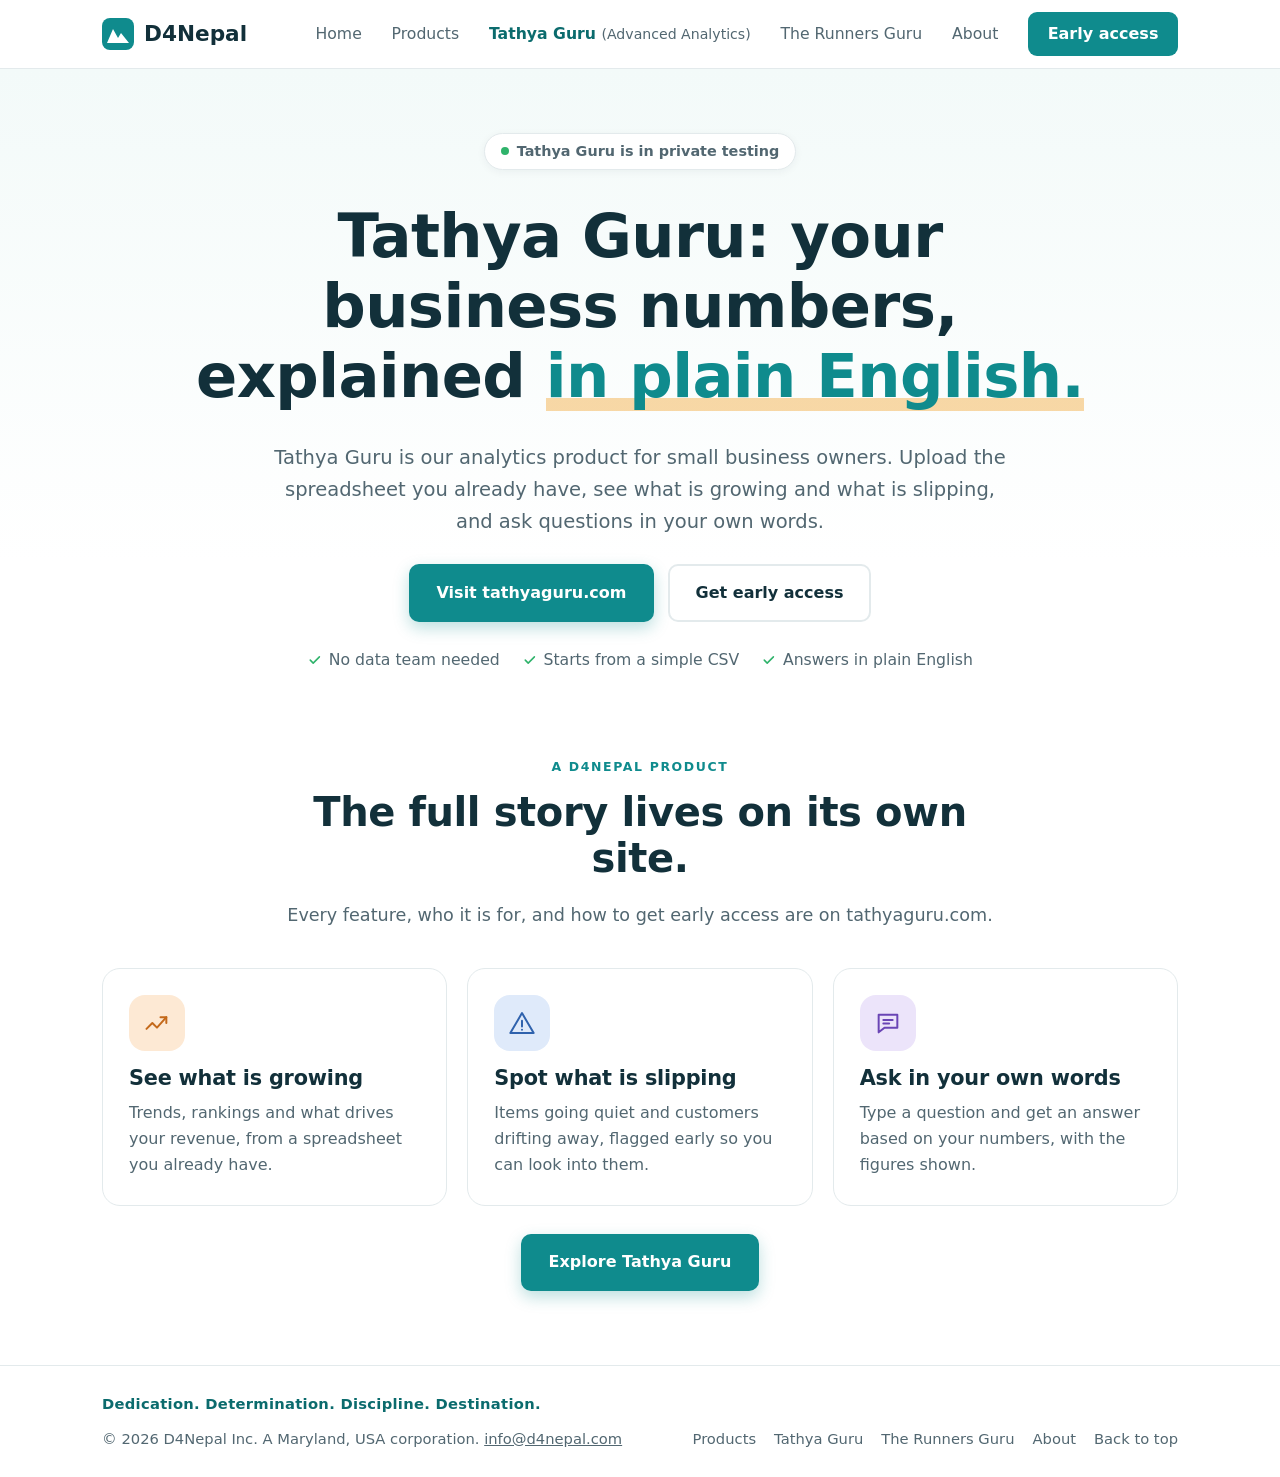
<file: smb-insights.html>
<!doctype html>
<html lang="en">
<head>
  <meta charset="utf-8">
  <meta name="viewport" content="width=device-width, initial-scale=1">
  <title>Tathya Guru | D4Nepal</title>
  <meta http-equiv="refresh" content="0; url=tathya-guru.html">
  <link rel="canonical" href="https://d4nepal.com/tathya-guru.html">
  <meta name="robots" content="noindex">
</head>
<body>
  <p>This page has moved. Go to <a href="tathya-guru.html">Tathya Guru</a>.</p>
</body>
</html>
</file>
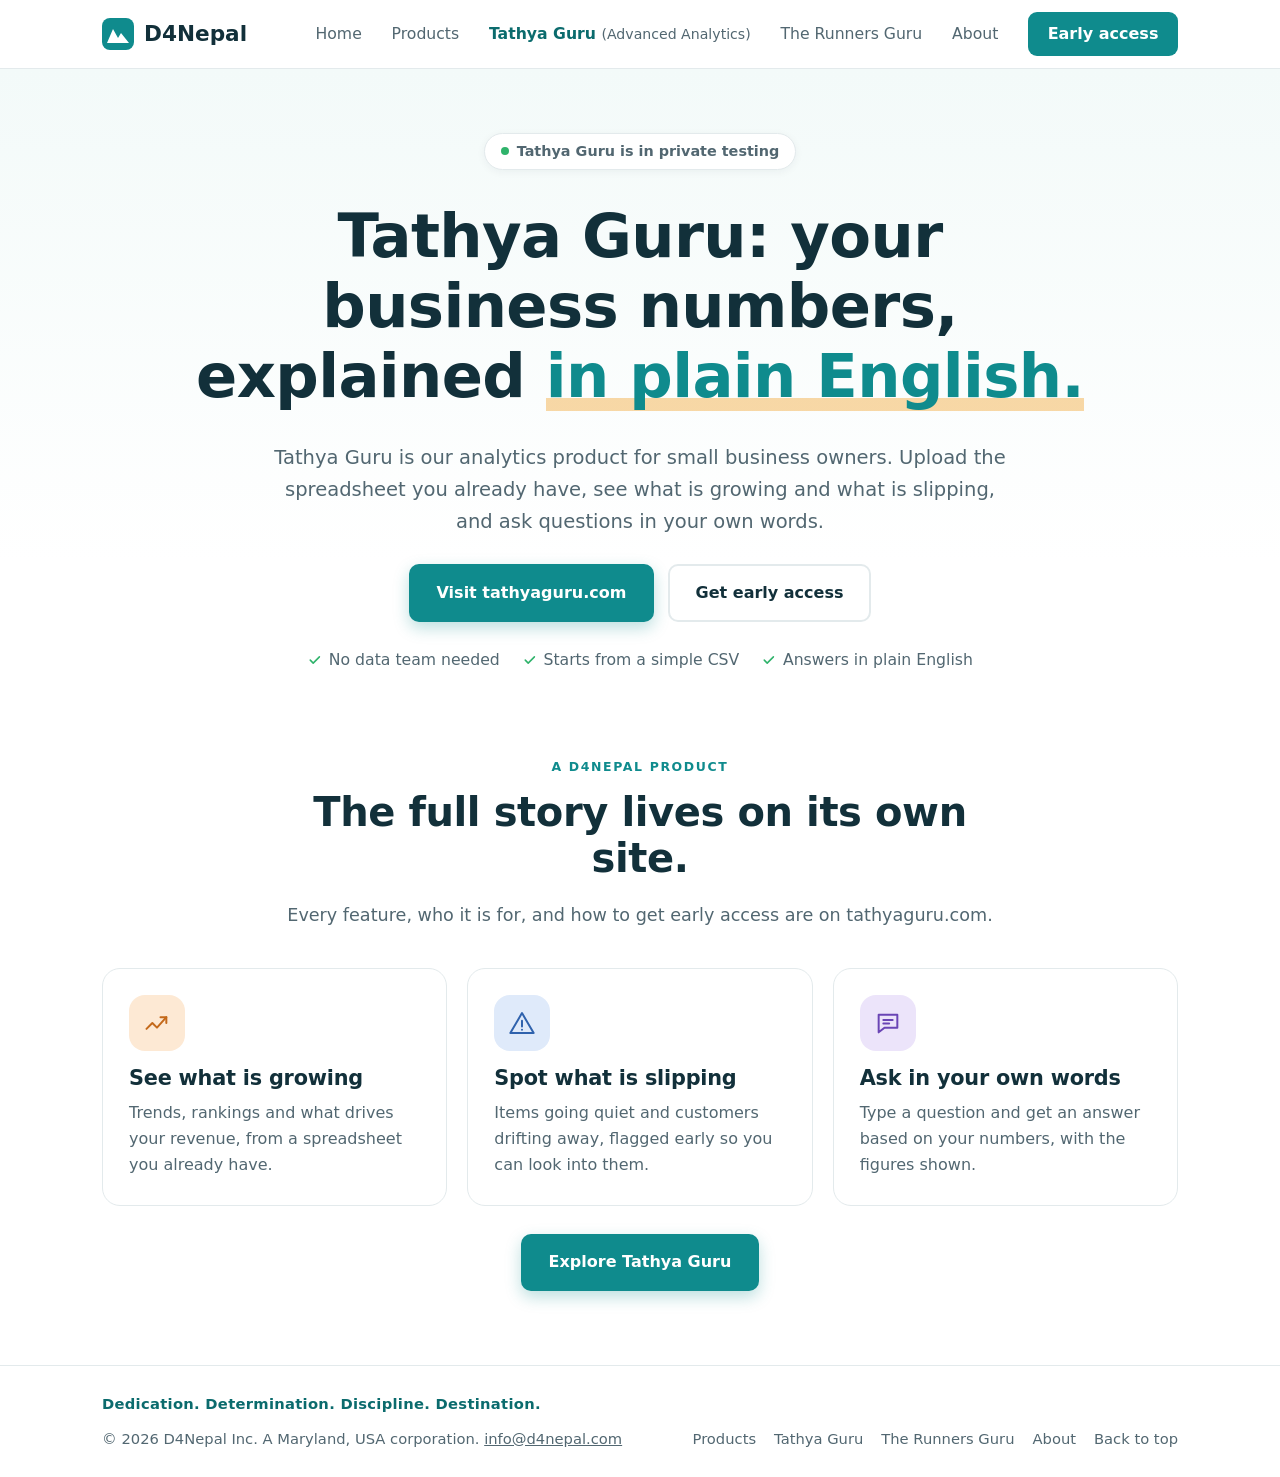
<file: tathya-guru.html>
<!doctype html>
<html lang="en">
<head>
  <meta charset="utf-8">
  <meta name="viewport" content="width=device-width, initial-scale=1">
  <meta name="color-scheme" content="light">
  <title>Tathya Guru | D4Nepal</title>
  <meta name="description" content="Tathya Guru turns a spreadsheet into plain-English answers for small businesses. A D4Nepal product; the full site is tathyaguru.com.">
  <link rel="icon" href="data:image/svg+xml,%3Csvg xmlns='http://www.w3.org/2000/svg' viewBox='0 0 32 32'%3E%3Crect width='32' height='32' rx='8' fill='%230F8B8D'/%3E%3Cpath d='M5 25 11 11l5 9 3-5 8 10z' fill='%23fff'/%3E%3C/svg%3E">
  <link rel="stylesheet" href="styles.css">
</head>
<body>

<header class="nav">
  <div class="wrap nav-inner">
    <a class="brand" href="index.html" aria-label="D4Nepal home">
      <svg viewBox="0 0 32 32" width="32" height="32" aria-hidden="true"><rect width="32" height="32" rx="8" fill="#0f8b8d"/><path d="M5 25 11 11l5 9 3-5 8 10z" fill="#fff"/></svg>
      <span>D4Nepal</span>
    </a>
    <nav aria-label="Main">
      <a href="index.html">Home</a>
      <a href="products.html">Products</a>
      <a href="tathya-guru.html" aria-current="page">Tathya Guru <span class="navsub">(Advanced Analytics)</span></a>
      <a href="the-runners-guru.html">The Runners Guru</a>
      <a href="about.html">About</a>
      <a class="btn btn-small" href="index.html#contact">Early access</a>
    </nav>
  </div>
</header>

<main id="top">
  <section class="hero">
    <div class="wrap center">
      <p class="pill"><span class="dot"></span> Tathya Guru is in private testing</p>
      <h1>Tathya Guru: your business numbers, explained <span class="hl">in plain English.</span></h1>
      <p class="lead">Tathya Guru is our analytics product for small business owners. Upload the spreadsheet you already have, see what is growing and what is slipping, and ask questions in your own words.</p>
      <div class="cta">
        <a class="btn btn-primary" href="https://tathyaguru.com/">Visit tathyaguru.com</a>
        <a class="btn btn-outline" href="index.html#contact">Get early access</a>
      </div>
      <ul class="ticks">
        <li><svg class="ic"><use href="icons.svg#i-check"/></svg> No data team needed</li>
        <li><svg class="ic"><use href="icons.svg#i-check"/></svg> Starts from a simple CSV</li>
        <li><svg class="ic"><use href="icons.svg#i-check"/></svg> Answers in plain English</li>
      </ul>
    </div>
  </section>

  <section class="section tight">
    <div class="wrap">
      <div class="center head">
        <p class="eyebrow">A D4Nepal product</p>
        <h2>The full story lives on its own site.</h2>
        <p class="sub">Every feature, who it is for, and how to get early access are on tathyaguru.com.</p>
      </div>
      <div class="cards three">
        <article class="card">
          <span class="iconbox c1"><svg class="ic"><use href="icons.svg#i-trend"/></svg></span>
          <h3>See what is growing</h3>
          <p>Trends, rankings and what drives your revenue, from a spreadsheet you already have.</p>
        </article>
        <article class="card">
          <span class="iconbox c4"><svg class="ic"><use href="icons.svg#i-alert"/></svg></span>
          <h3>Spot what is slipping</h3>
          <p>Items going quiet and customers drifting away, flagged early so you can look into them.</p>
        </article>
        <article class="card">
          <span class="iconbox c6"><svg class="ic"><use href="icons.svg#i-chat"/></svg></span>
          <h3>Ask in your own words</h3>
          <p>Type a question and get an answer based on your numbers, with the figures shown.</p>
        </article>
      </div>
      <p class="center" style="margin-top:28px"><a class="btn btn-primary" href="https://tathyaguru.com/">Explore Tathya Guru</a></p>
    </div>
  </section>
</main>

<footer class="footer">
  <div class="wrap footer-inner">
    <span class="ftag">Dedication. Determination. Discipline. Destination.</span>
    <span>&copy; 2026 D4Nepal Inc. A Maryland, USA corporation. <a href="mailto:info@d4nepal.com">info@d4nepal.com</a></span>
    <span class="flinks"><a href="products.html">Products</a> <a href="tathya-guru.html">Tathya Guru</a> <a href="the-runners-guru.html">The Runners Guru</a> <a href="about.html">About</a> <a href="#top">Back to top</a></span>
  </div>
</footer>

</body>
</html>
</file>
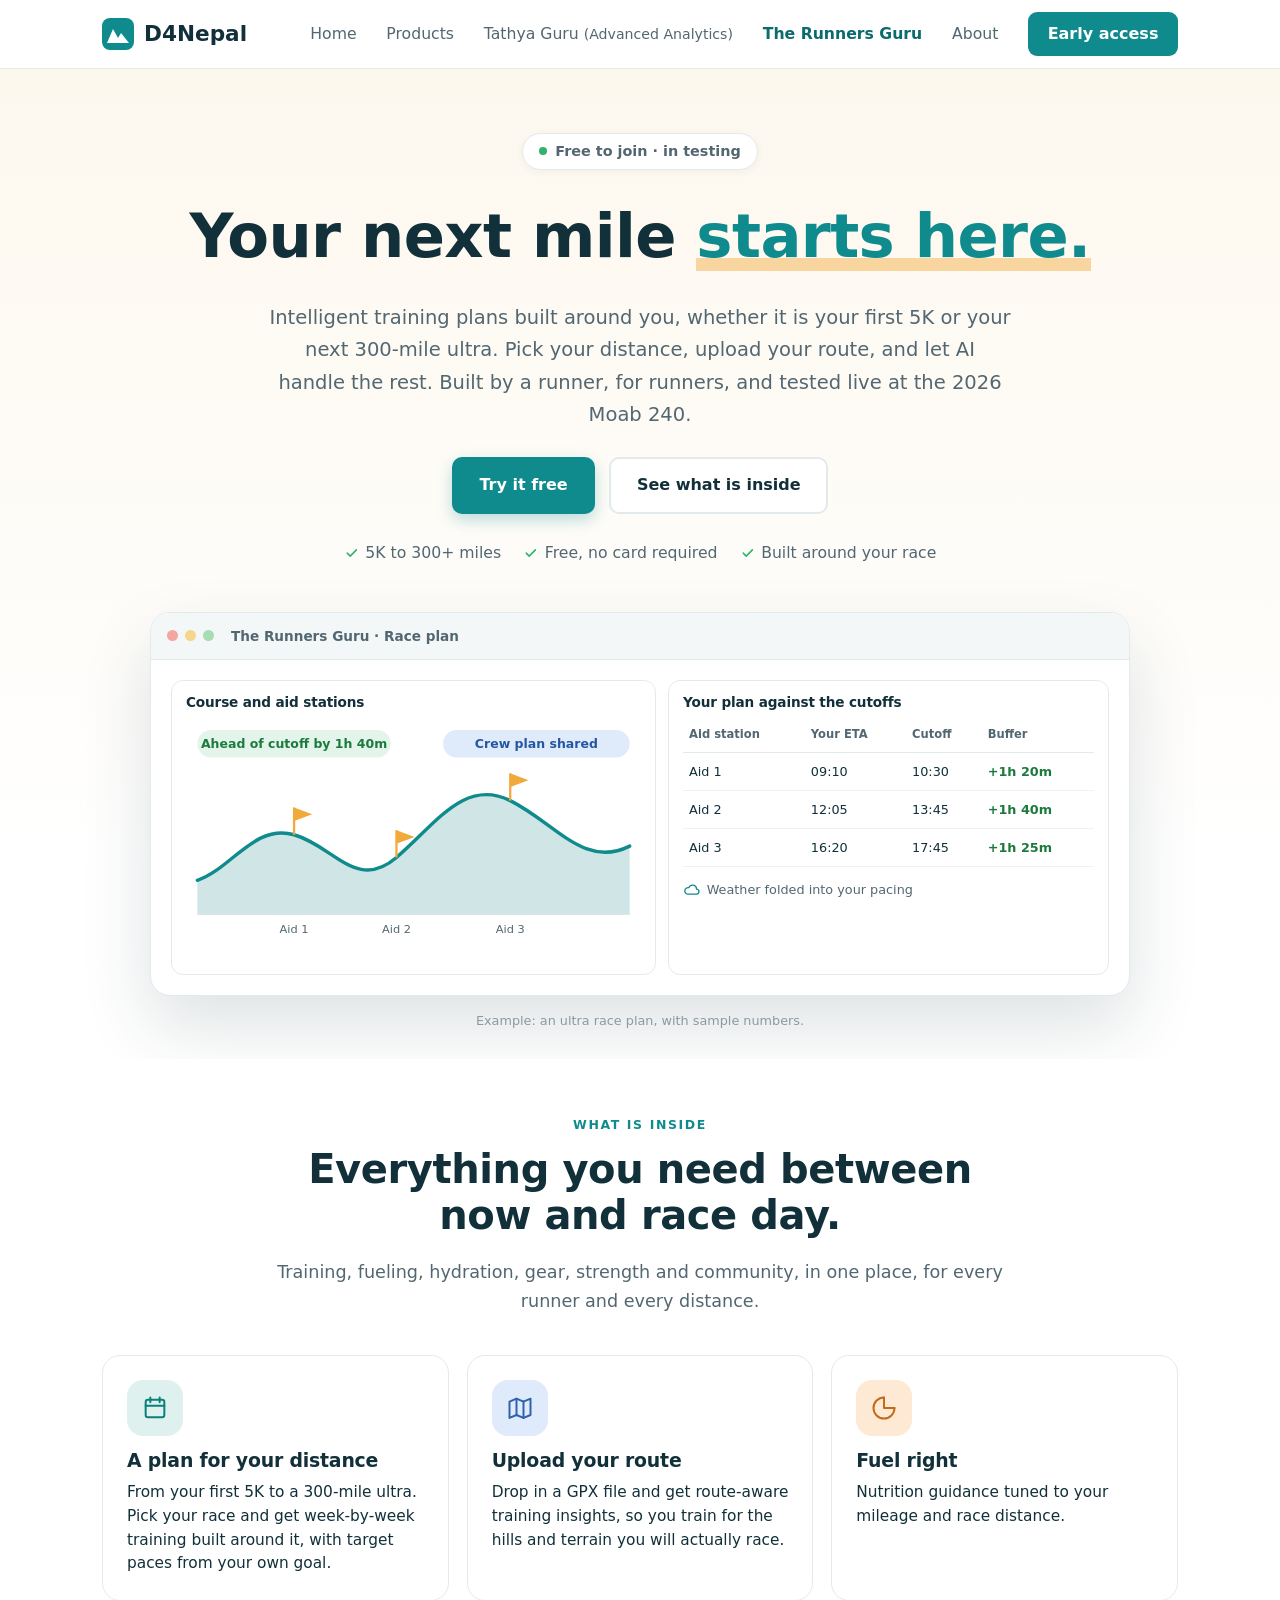
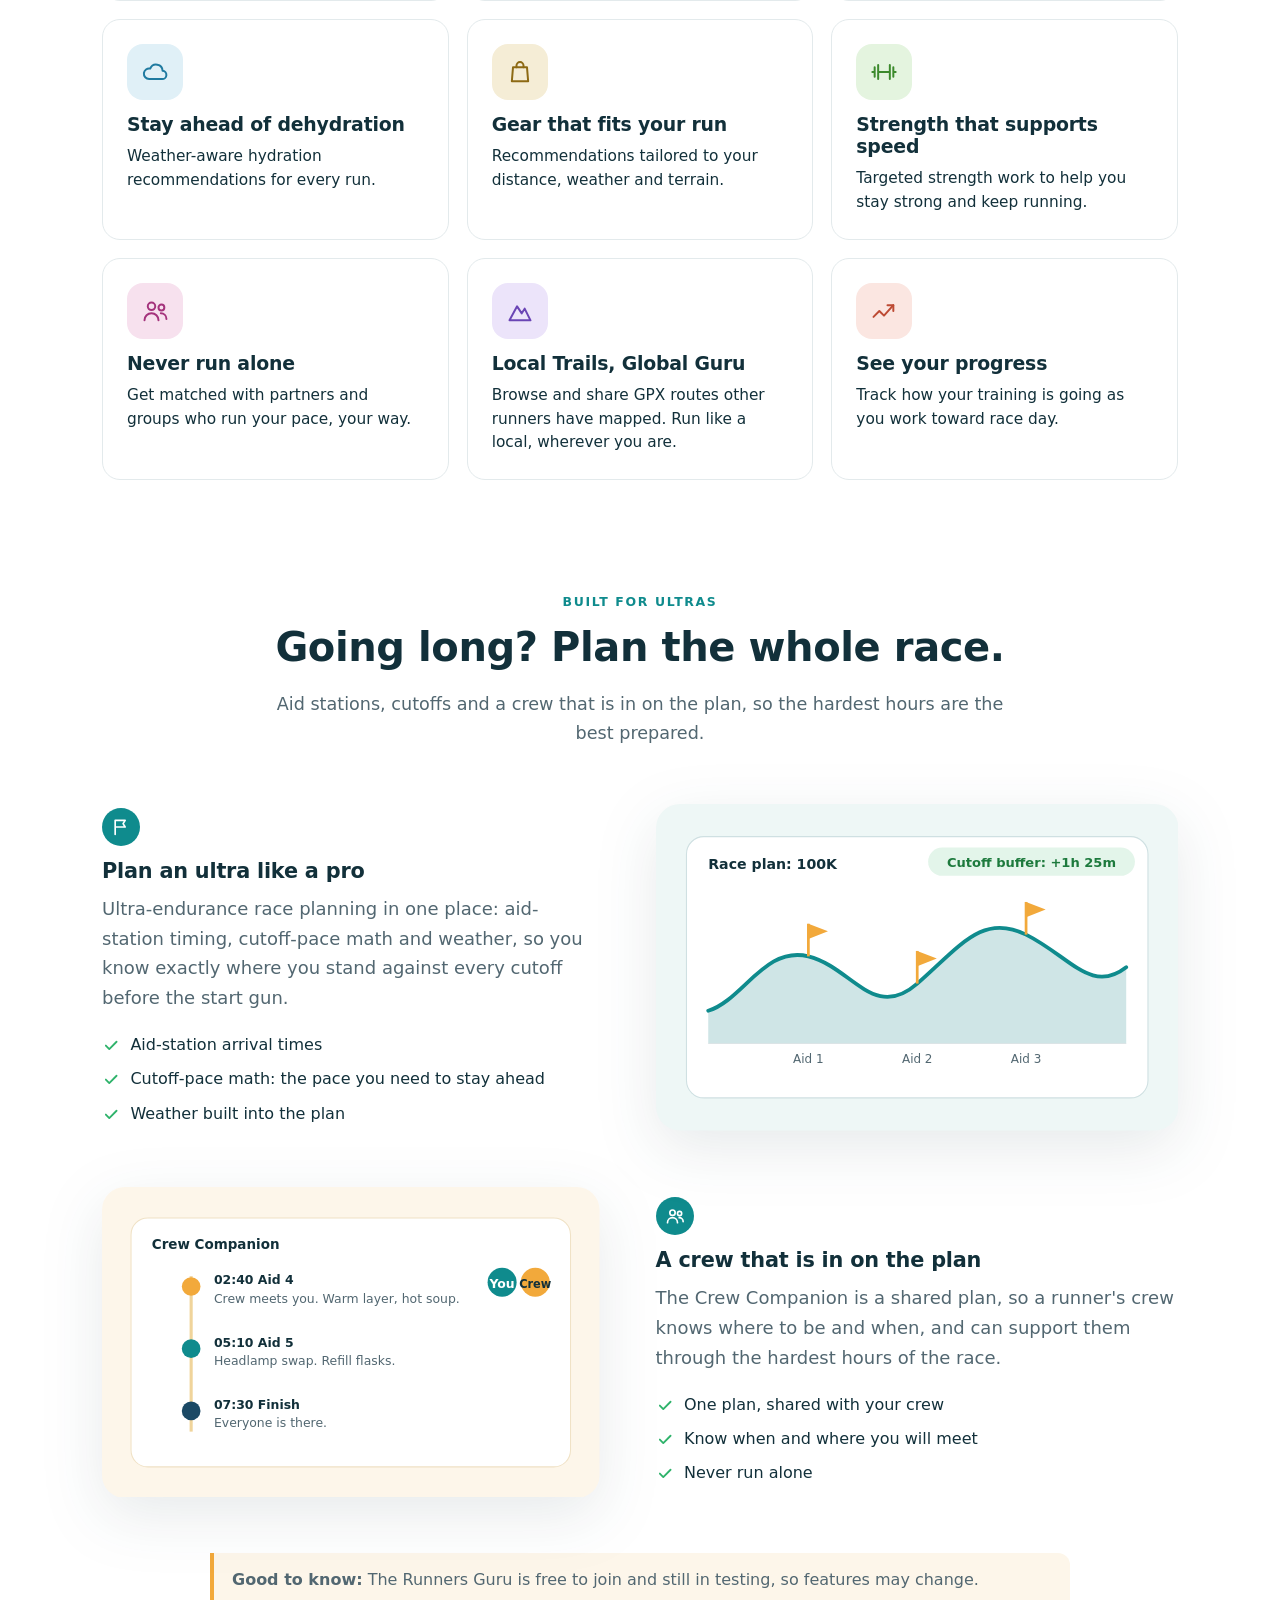
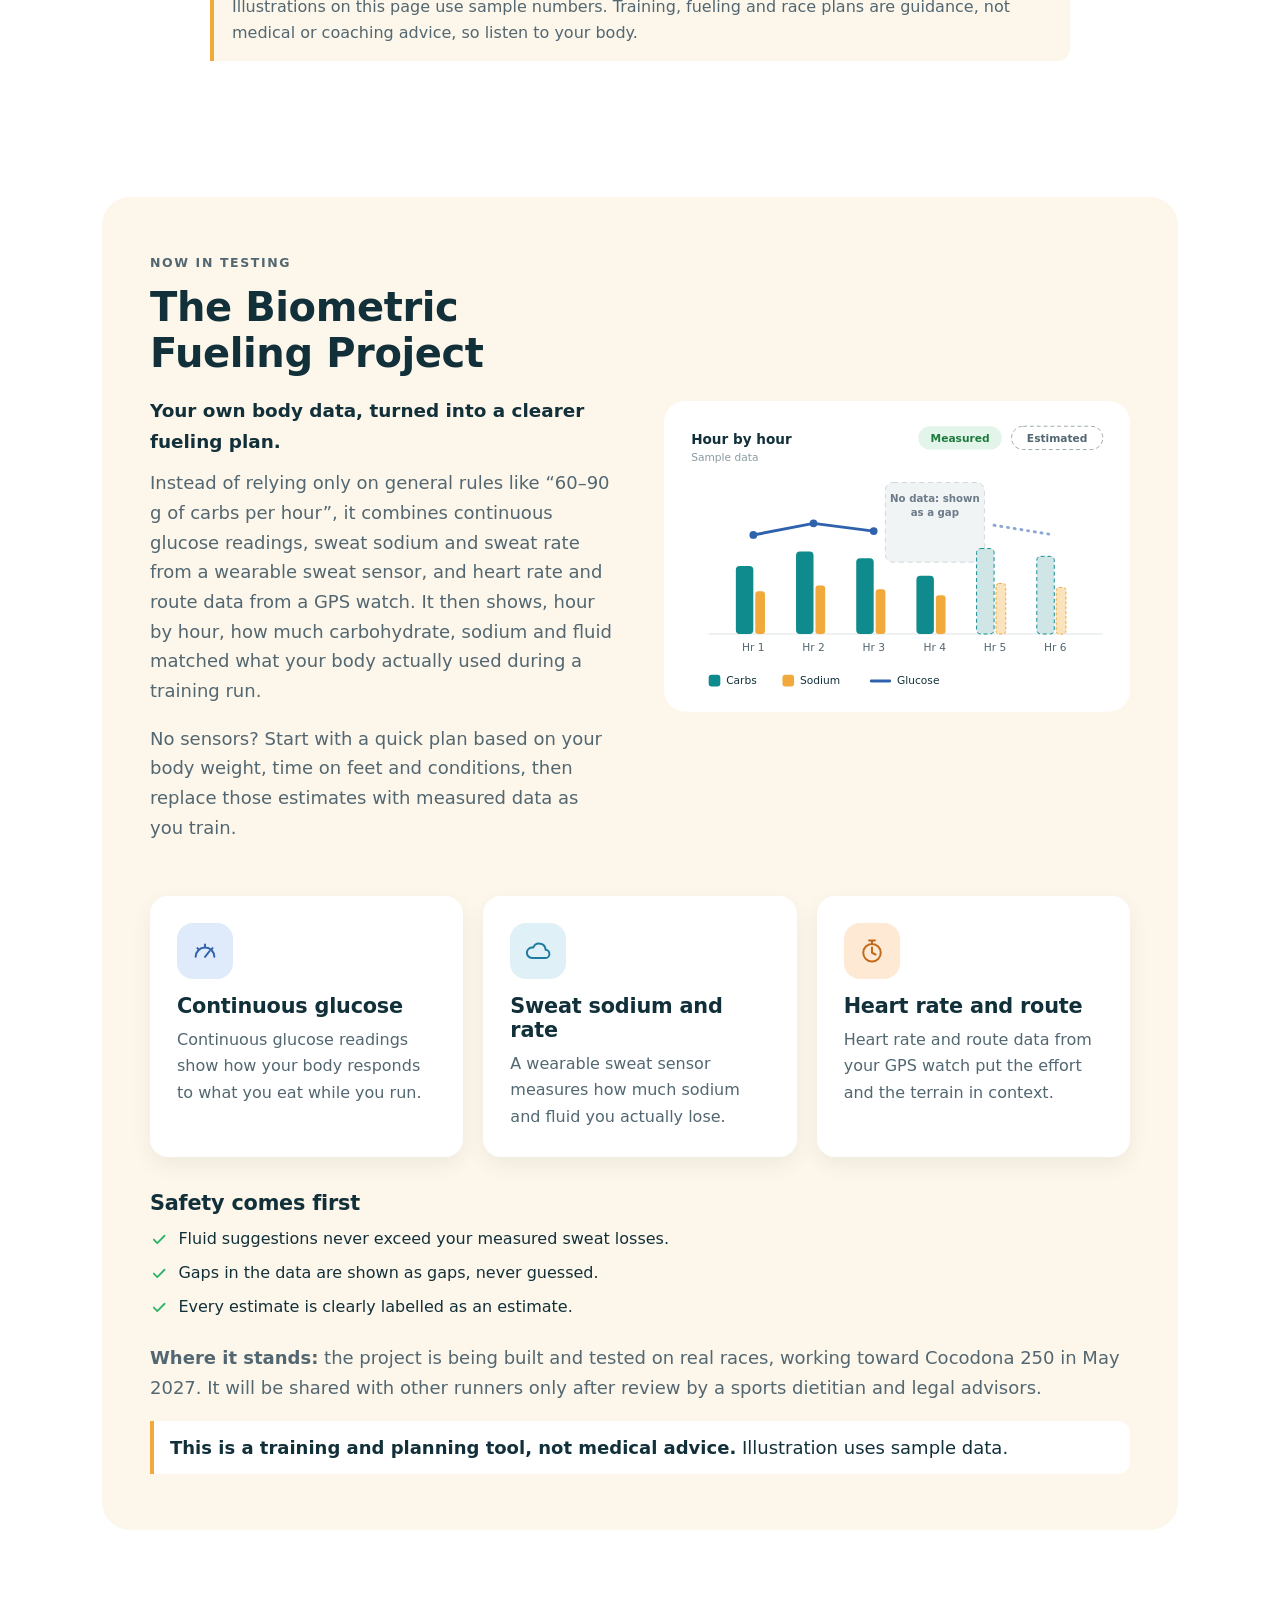
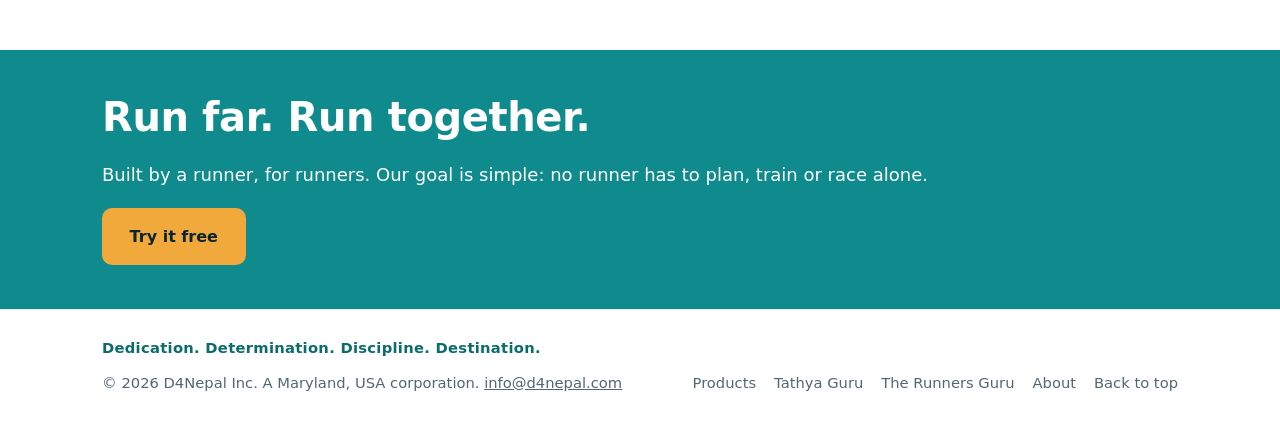
<file: the-runners-guru.html>
<!doctype html>
<html lang="en">
<head>
  <meta charset="utf-8">
  <meta name="viewport" content="width=device-width, initial-scale=1">
  <meta name="color-scheme" content="light">
  <title>The Runners Guru | D4Nepal</title>
  <meta name="description" content="The Runners Guru helps runners of every distance train smarter and race with confidence: ultra race planning, a Crew Companion plan, training plans and a GPX route library.">
  <link rel="icon" href="data:image/svg+xml,%3Csvg xmlns='http://www.w3.org/2000/svg' viewBox='0 0 32 32'%3E%3Crect width='32' height='32' rx='8' fill='%230F8B8D'/%3E%3Cpath d='M5 25 11 11l5 9 3-5 8 10z' fill='%23fff'/%3E%3C/svg%3E">
  <link rel="stylesheet" href="styles.css">
</head>
<body>

<header class="nav">
  <div class="wrap nav-inner">
    <a class="brand" href="index.html" aria-label="D4Nepal home">
      <svg viewBox="0 0 32 32" width="32" height="32" aria-hidden="true"><rect width="32" height="32" rx="8" fill="#0f8b8d"/><path d="M5 25 11 11l5 9 3-5 8 10z" fill="#fff"/></svg>
      <span>D4Nepal</span>
    </a>
    <nav aria-label="Main">
      <a href="index.html">Home</a>
      <a href="products.html">Products</a>
      <a href="tathya-guru.html">Tathya Guru <span class="navsub">(Advanced Analytics)</span></a>
      <a href="the-runners-guru.html" aria-current="page">The Runners Guru</a>
      <a href="about.html">About</a>
      <a class="btn btn-small" href="index.html#contact">Early access</a>
    </nav>
  </div>
</header>

<main id="top">
  <section class="hero hero-run">
    <div class="wrap center">
      <p class="pill"><span class="dot"></span> Free to join &middot; in testing</p>
      <h1>Your next mile <span class="hl">starts here.</span></h1>
      <p class="lead">Intelligent training plans built around you, whether it is your first 5K or your next 300-mile ultra. Pick your distance, upload your route, and let AI handle the rest. Built by a runner, for runners, and tested live at the 2026 Moab 240.</p>
      <div class="cta">
        <a class="btn btn-primary" href="https://therunnersguru.com/" rel="noopener">Try it free</a>
        <a class="btn btn-outline" href="#inside">See what is inside</a>
      </div>
      <ul class="ticks">
        <li><svg class="ic"><use href="icons.svg#i-check"/></svg> 5K to 300+ miles</li>
        <li><svg class="ic"><use href="icons.svg#i-check"/></svg> Free, no card required</li>
        <li><svg class="ic"><use href="icons.svg#i-check"/></svg> Built around your race</li>
      </ul>
    </div>
    <div class="wrap">
      <figure class="stage" aria-label="Illustration of a The Runners Guru race plan, using sample numbers">
        <div class="window">
          <div class="window-bar"><i></i><i></i><i></i><span>The Runners Guru &middot; Race plan</span></div>
          <div class="window-body">
            <div class="panels two">
              <div class="panel">
                <h4>Course and aid stations</h4>
                <svg viewBox="0 0 400 210" class="mini" role="img" aria-label="Illustration of a race profile with aid stations">
              <path d="M10 170 L10 140 C40 130 60 90 95 100 S150 150 185 120 S245 50 285 70 S350 130 390 110 L390 170 Z" fill="#cfe5e6"/>
              <path d="M10 140 C40 130 60 90 95 100 S150 150 185 120 S245 50 285 70 S350 130 390 110" fill="none" stroke="#0f8b8d" stroke-width="3" stroke-linecap="round"/>
              <line x1="10" y1="170" x2="390" y2="170" stroke="#dbe4e6"/>
              <g fill="#f2a93b"><path d="M95 100V76l16 6-16 6z"/><path d="M185 120V96l16 6-16 6z"/><path d="M285 70V46l16 6-16 6z"/></g>
              <g stroke="#f2a93b" stroke-width="2"><line x1="95" y1="100" x2="95" y2="76"/><line x1="185" y1="120" x2="185" y2="96"/><line x1="285" y1="70" x2="285" y2="46"/></g>
              <g font-size="10" fill="#526771" text-anchor="middle"><text x="95" y="186">Aid 1</text><text x="185" y="186">Aid 2</text><text x="285" y="186">Aid 3</text></g>
              <rect x="10" y="8" width="170" height="24" rx="12" fill="#e3f5ea"/>
              <text x="95" y="24" font-size="11" text-anchor="middle" font-weight="700" fill="#1d7a3d">Ahead of cutoff by 1h 40m</text>
              <rect x="226" y="8" width="164" height="24" rx="12" fill="#dfeafa"/>
              <text x="308" y="24" font-size="11" text-anchor="middle" font-weight="700" fill="#2457a3">Crew plan shared</text>
            </svg>
              </div>
              <div class="panel">
                <h4>Your plan against the cutoffs</h4>
                <table class="plantable">
                  <thead><tr><th>Aid station</th><th>Your ETA</th><th>Cutoff</th><th>Buffer</th></tr></thead>
                  <tbody>
                    <tr><td>Aid 1</td><td>09:10</td><td>10:30</td><td class="ok">+1h 20m</td></tr>
                    <tr><td>Aid 2</td><td>12:05</td><td>13:45</td><td class="ok">+1h 40m</td></tr>
                    <tr><td>Aid 3</td><td>16:20</td><td>17:45</td><td class="ok">+1h 25m</td></tr>
                  </tbody>
                </table>
                <p class="wx"><svg class="ic"><use href="icons.svg#i-cloud"/></svg> Weather folded into your pacing</p>
              </div>
            </div>
          </div>
        </div>
        <figcaption>Example: an ultra race plan, with sample numbers.</figcaption>
      </figure>
    </div>
  </section>

  <section id="inside" class="section tight">
    <div class="wrap">
      <div class="center head">
        <p class="eyebrow">What is inside</p>
        <h2>Everything you need between now and race day.</h2>
        <p class="sub">Training, fueling, hydration, gear, strength and community, in one place, for every runner and every distance.</p>
      </div>
      <div class="fcards">
          <article class="card feat">
            <span class="iconbox c2"><svg class="ic"><use href="icons.svg#i-calendar"/></svg></span>
            <h3>A plan for your distance</h3>
            <p class="does">From your first 5K to a 300-mile ultra. Pick your race and get week-by-week training built around it, with target paces from your own goal.</p>
          </article>
          <article class="card feat">
            <span class="iconbox c4"><svg class="ic"><use href="icons.svg#i-map"/></svg></span>
            <h3>Upload your route</h3>
            <p class="does">Drop in a GPX file and get route-aware training insights, so you train for the hills and terrain you will actually race.</p>
          </article>
          <article class="card feat">
            <span class="iconbox c1"><svg class="ic"><use href="icons.svg#i-pie"/></svg></span>
            <h3>Fuel right</h3>
            <p class="does">Nutrition guidance tuned to your mileage and race distance.</p>
          </article>
          <article class="card feat">
            <span class="iconbox c8"><svg class="ic"><use href="icons.svg#i-cloud"/></svg></span>
            <h3>Stay ahead of dehydration</h3>
            <p class="does">Weather-aware hydration recommendations for every run.</p>
          </article>
          <article class="card feat">
            <span class="iconbox c9"><svg class="ic"><use href="icons.svg#i-bag"/></svg></span>
            <h3>Gear that fits your run</h3>
            <p class="does">Recommendations tailored to your distance, weather and terrain.</p>
          </article>
          <article class="card feat">
            <span class="iconbox c5"><svg class="ic"><use href="icons.svg#i-dumbbell"/></svg></span>
            <h3>Strength that supports speed</h3>
            <p class="does">Targeted strength work to help you stay strong and keep running.</p>
          </article>
          <article class="card feat">
            <span class="iconbox c3"><svg class="ic"><use href="icons.svg#i-users"/></svg></span>
            <h3>Never run alone</h3>
            <p class="does">Get matched with partners and groups who run your pace, your way.</p>
          </article>
          <article class="card feat">
            <span class="iconbox c6"><svg class="ic"><use href="icons.svg#i-mountain"/></svg></span>
            <h3>Local Trails, Global Guru</h3>
            <p class="does">Browse and share GPX routes other runners have mapped. Run like a local, wherever you are.</p>
          </article>
          <article class="card feat">
            <span class="iconbox c7"><svg class="ic"><use href="icons.svg#i-trend"/></svg></span>
            <h3>See your progress</h3>
            <p class="does">Track how your training is going as you work toward race day.</p>
          </article>
      </div>
    </div>
  </section>

  <section id="ultras" class="section tight">
    <div class="wrap">
      <div class="center head">
        <p class="eyebrow">Built for ultras</p>
        <h2>Going long? Plan the whole race.</h2>
        <p class="sub">Aid stations, cutoffs and a crew that is in on the plan, so the hardest hours are the best prepared.</p>
      </div>

      <div class="row">
        <div class="copy">
          <p class="step"><svg class="ic"><use href="icons.svg#i-flag"/></svg></p>
          <h3>Plan an ultra like a pro</h3>
          <p>Ultra-endurance race planning in one place: aid-station timing, cutoff-pace math and weather, so you know exactly where you stand against every cutoff before the start gun.</p>
          <ul class="list"><li><svg class="ic"><use href="icons.svg#i-check"/></svg> Aid-station arrival times</li><li><svg class="ic"><use href="icons.svg#i-check"/></svg> Cutoff-pace math: the pace you need to stay ahead</li><li><svg class="ic"><use href="icons.svg#i-check"/></svg> Weather built into the plan</li></ul>
        </div>
        <svg class="art" viewBox="0 0 480 300" role="img" aria-label="Illustration: race profile with aid stations and a cutoff buffer">
          <rect width="480" height="300" rx="22" fill="#eef7f6"/>
          <rect x="28" y="30" width="424" height="240" rx="16" fill="#fff" stroke="#cfe0e2"/>
          <text x="48" y="60" font-size="13" font-weight="700" fill="#12303a">Race plan: 100K</text>
          <path d="M48 220 L48 190 C80 180 100 130 140 140 S200 200 240 165 S300 100 340 120 S400 175 432 150 L432 220 Z" fill="#cfe5e6"/>
          <path d="M48 190 C80 180 100 130 140 140 S200 200 240 165 S300 100 340 120 S400 175 432 150" fill="none" stroke="#0f8b8d" stroke-width="3.5" stroke-linecap="round"/>
          <line x1="48" y1="220" x2="432" y2="220" stroke="#dbe4e6"/>
          <g fill="#f2a93b"><path d="M140 140v-30l18 7-18 7z"/><path d="M240 165v-30l18 7-18 7z"/><path d="M340 120v-30l18 7-18 7z"/></g>
          <g stroke="#f2a93b" stroke-width="2.5"><line x1="140" y1="140" x2="140" y2="110"/><line x1="240" y1="165" x2="240" y2="135"/><line x1="340" y1="120" x2="340" y2="90"/></g>
          <g font-size="11" fill="#526771" text-anchor="middle"><text x="140" y="238">Aid 1</text><text x="240" y="238">Aid 2</text><text x="340" y="238">Aid 3</text></g>
          <rect x="250" y="40" width="190" height="26" rx="13" fill="#e3f5ea"/>
          <text x="345" y="58" font-size="12" text-anchor="middle" font-weight="700" fill="#1d7a3d">Cutoff buffer: +1h 25m</text>
        </svg>
      </div>
      <div class="row flip">
        <div class="copy">
          <p class="step"><svg class="ic"><use href="icons.svg#i-users"/></svg></p>
          <h3>A crew that is in on the plan</h3>
          <p>The Crew Companion is a shared plan, so a runner's crew knows where to be and when, and can support them through the hardest hours of the race.</p>
          <ul class="list"><li><svg class="ic"><use href="icons.svg#i-check"/></svg> One plan, shared with your crew</li><li><svg class="ic"><use href="icons.svg#i-check"/></svg> Know when and where you will meet</li><li><svg class="ic"><use href="icons.svg#i-check"/></svg> Never run alone</li></ul>
        </div>
        <svg class="art" viewBox="0 0 480 300" role="img" aria-label="Illustration: a crew timeline with meeting points">
          <rect width="480" height="300" rx="22" fill="#fdf6ea"/>
          <rect x="28" y="30" width="424" height="240" rx="16" fill="#fff" stroke="#f0e2c6"/>
          <text x="48" y="60" font-size="13" font-weight="700" fill="#12303a">Crew Companion</text>
          <line x1="86" y1="86" x2="86" y2="236" stroke="#f0d49b" stroke-width="3"/>
          <g>
            <circle cx="86" cy="96" r="9" fill="#f2a93b"/><text x="108" y="94" font-size="12" font-weight="700" fill="#12303a">02:40  Aid 4</text><text x="108" y="112" font-size="12" fill="#526771">Crew meets you. Warm layer, hot soup.</text>
            <circle cx="86" cy="156" r="9" fill="#0f8b8d"/><text x="108" y="154" font-size="12" font-weight="700" fill="#12303a">05:10  Aid 5</text><text x="108" y="172" font-size="12" fill="#526771">Headlamp swap. Refill flasks.</text>
            <circle cx="86" cy="216" r="9" fill="#1b4965"/><text x="108" y="214" font-size="12" font-weight="700" fill="#12303a">07:30  Finish</text><text x="108" y="232" font-size="12" fill="#526771">Everyone is there.</text>
          </g>
          <g transform="translate(372 78)">
            <circle cx="14" cy="14" r="14" fill="#0f8b8d"/><text x="14" y="19" font-size="12" text-anchor="middle" fill="#fff" font-weight="700">You</text>
            <circle cx="46" cy="14" r="14" fill="#f2a93b"/><text x="46" y="19" font-size="11" text-anchor="middle" fill="#12303a" font-weight="700">Crew</text>
          </g>
        </svg>
      </div>

      <p class="honest featnote"><strong>Good to know:</strong> The Runners Guru is free to join and still in testing, so features may change. Illustrations on this page use sample numbers. Training, fueling and race plans are guidance, not medical or coaching advice, so listen to your body.</p>
    </div>
  </section>

  <!-- BIOMETRIC FUELING PROJECT -->
  <section id="fueling" class="section">
    <div class="wrap">
      <div class="panelbox sand">
        <div class="split">
          <div>
            <p class="eyebrow">Now in testing</p>
            <h2>The Biometric Fueling Project</h2>
            <p class="lead-sm">Your own body data, turned into a clearer fueling plan.</p>
            <p>Instead of relying only on general rules like &ldquo;60&ndash;90 g of carbs per hour&rdquo;, it combines continuous glucose readings, sweat sodium and sweat rate from a wearable sweat sensor, and heart rate and route data from a GPS watch. It then shows, hour by hour, how much carbohydrate, sodium and fluid matched what your body actually used during a training run.</p>
            <p>No sensors? Start with a quick plan based on your body weight, time on feet and conditions, then replace those estimates with measured data as you train.</p>
          </div>
          <svg class="art" viewBox="0 0 480 320" role="img" aria-label="Illustration: hour-by-hour carbohydrate and sodium bars with a glucose line that shows a gap where data is missing">
            <rect width="480" height="320" rx="22" fill="#fff"/>
            <text x="28" y="44" font-size="14" font-weight="700" fill="#12303a">Hour by hour</text>
            <text x="28" y="62" font-size="11" fill="#8a9aa1">Sample data</text>
            <rect x="262" y="26" width="86" height="24" rx="12" fill="#e3f5ea"/><text x="305" y="42" font-size="11" text-anchor="middle" font-weight="700" fill="#1d7a3d">Measured</text>
            <rect x="358" y="26" width="94" height="24" rx="12" fill="#fff" stroke="#9aa9af" stroke-dasharray="4 3"/><text x="405" y="42" font-size="11" text-anchor="middle" font-weight="700" fill="#526771">Estimated</text>
            <line x1="46" y1="240" x2="452" y2="240" stroke="#dbe4e6"/>
            <rect x="228" y="84" width="102" height="82" rx="8" fill="#f1f4f5" stroke="#cdd7da" stroke-dasharray="5 4"/>
            <text x="279" y="104" font-size="10.5" text-anchor="middle" fill="#6c7a89" font-weight="700">No data: shown</text>
            <text x="279" y="118" font-size="10.5" text-anchor="middle" fill="#6c7a89" font-weight="700">as a gap</text>
            <g>
              <rect x="74" y="170" width="18" height="70" rx="4" fill="#0f8b8d"/><rect x="94" y="196" width="10" height="44" rx="3" fill="#f2a93b"/>
              <rect x="136" y="155" width="18" height="85" rx="4" fill="#0f8b8d"/><rect x="156" y="190" width="10" height="50" rx="3" fill="#f2a93b"/>
              <rect x="198" y="162" width="18" height="78" rx="4" fill="#0f8b8d"/><rect x="218" y="194" width="10" height="46" rx="3" fill="#f2a93b"/>
              <rect x="260" y="180" width="18" height="60" rx="4" fill="#0f8b8d"/><rect x="280" y="200" width="10" height="40" rx="3" fill="#f2a93b"/>
              <rect x="322" y="152" width="18" height="88" rx="4" fill="#cfe5e6" stroke="#0f8b8d" stroke-dasharray="4 3"/><rect x="342" y="188" width="10" height="52" rx="3" fill="#fbe4bd" stroke="#f2a93b" stroke-dasharray="3 2"/>
              <rect x="384" y="160" width="18" height="80" rx="4" fill="#cfe5e6" stroke="#0f8b8d" stroke-dasharray="4 3"/><rect x="404" y="192" width="10" height="48" rx="3" fill="#fbe4bd" stroke="#f2a93b" stroke-dasharray="3 2"/>
            </g>
            <path d="M92 138 L154 126 L216 134" fill="none" stroke="#2f62ad" stroke-width="3" stroke-linecap="round" stroke-linejoin="round"/>
            <g fill="#2f62ad"><circle cx="92" cy="138" r="4"/><circle cx="154" cy="126" r="4"/><circle cx="216" cy="134" r="4"/></g>
            <path d="M340 128 L402 138" fill="none" stroke="#2f62ad" stroke-width="3" stroke-linecap="round" opacity=".55" stroke-dasharray="1 6"/>
            <g font-size="11" fill="#526771" text-anchor="middle"><text x="92" y="258">Hr 1</text><text x="154" y="258">Hr 2</text><text x="216" y="258">Hr 3</text><text x="279" y="258">Hr 4</text><text x="341" y="258">Hr 5</text><text x="403" y="258">Hr 6</text></g>
            <g font-size="11" fill="#12303a"><rect x="46" y="282" width="12" height="12" rx="3" fill="#0f8b8d"/><text x="64" y="292">Carbs</text><rect x="122" y="282" width="12" height="12" rx="3" fill="#f2a93b"/><text x="140" y="292">Sodium</text><rect x="212" y="287" width="22" height="3" rx="1.5" fill="#2f62ad"/><text x="240" y="292">Glucose</text></g>
          </svg>
        </div>

        <div class="cards three tight-top">
          <article class="card">
            <span class="iconbox c4"><svg class="ic"><use href="icons.svg#i-gauge"/></svg></span>
            <h3>Continuous glucose</h3>
            <p>Continuous glucose readings show how your body responds to what you eat while you run.</p>
          </article>
          <article class="card">
            <span class="iconbox c8"><svg class="ic"><use href="icons.svg#i-cloud"/></svg></span>
            <h3>Sweat sodium and rate</h3>
            <p>A wearable sweat sensor measures how much sodium and fluid you actually lose.</p>
          </article>
          <article class="card">
            <span class="iconbox c1"><svg class="ic"><use href="icons.svg#i-timer"/></svg></span>
            <h3>Heart rate and route</h3>
            <p>Heart rate and route data from your GPS watch put the effort and the terrain in context.</p>
          </article>
        </div>

        <h3 class="safety-h">Safety comes first</h3>
        <ul class="list safety">
          <li><svg class="ic"><use href="icons.svg#i-check"/></svg> Fluid suggestions never exceed your measured sweat losses.</li>
          <li><svg class="ic"><use href="icons.svg#i-check"/></svg> Gaps in the data are shown as gaps, never guessed.</li>
          <li><svg class="ic"><use href="icons.svg#i-check"/></svg> Every estimate is clearly labelled as an estimate.</li>
        </ul>

        <p class="fuel-status"><strong>Where it stands:</strong> the project is being built and tested on real races, working toward Cocodona 250 in May 2027. It will be shared with other runners only after review by a sports dietitian and legal advisors.</p>
        <p class="fuel-note"><strong>This is a training and planning tool, not medical advice.</strong> Illustration uses sample data.</p>
      </div>
    </div>
  </section>

  <section class="band">
    <div class="wrap band-inner">
      <div>
        <h2>Run far. Run together.</h2>
        <p>Built by a runner, for runners. Our goal is simple: no runner has to plan, train or race alone.</p>
      </div>
      <a class="btn btn-primary" href="https://therunnersguru.com/" rel="noopener">Try it free</a>
    </div>
  </section>
</main>

<footer class="footer">
  <div class="wrap footer-inner">
    <span class="ftag">Dedication. Determination. Discipline. Destination.</span>
    <span>&copy; 2026 D4Nepal Inc. A Maryland, USA corporation. <a href="mailto:info@d4nepal.com">info@d4nepal.com</a></span>
    <span class="flinks"><a href="products.html">Products</a> <a href="tathya-guru.html">Tathya Guru</a> <a href="the-runners-guru.html">The Runners Guru</a> <a href="about.html">About</a> <a href="#top">Back to top</a></span>
  </div>
</footer>

</body>
</html>
</file>
<file: styles.css>
/* D4Nepal company page: light, airy, graphic. System fonts only: no external requests
   (the privacy policy says there are no trackers or external fonts). */
:root {
  --ink: #12303a;
  --muted: #526771;
  --teal: #0f8b8d;
  --teal-dark: #0b6b6d;
  --amber: #f2a93b;
  --bg: #ffffff;
  --soft: #f7fafa;
  --mint: #eaf6f4;
  --sand: #fdf6ea;
  --line: #e3eaec;
  --radius: 18px;
  --sans: "Segoe UI", Calibri, system-ui, -apple-system, Roboto, "Helvetica Neue", Arial, sans-serif;
}
* { box-sizing: border-box; }
html { scroll-behavior: smooth; scroll-padding-top: 80px; color-scheme: light; }
body { margin: 0; font: 18px/1.65 var(--sans); color: var(--ink); background: var(--bg); -webkit-font-smoothing: antialiased; }
.wrap { max-width: 1120px; margin: 0 auto; padding: 0 22px; }
.center { text-align: center; }
a { color: var(--teal-dark); }
h1, h2, h3, h4 { margin: 0 0 .5em; line-height: 1.15; letter-spacing: -.01em; }
h1 { font-size: clamp(2.3rem, 5.4vw, 3.8rem); font-weight: 700; }
h2 { font-size: clamp(1.7rem, 3.2vw, 2.5rem); font-weight: 700; }
h3 { font-size: 1.3rem; font-weight: 650; }
p { margin: 0 0 1em; }
.ic { width: 1em; height: 1em; fill: none; stroke: currentColor; stroke-width: 1.8; stroke-linecap: round; stroke-linejoin: round; }

/* nav */
.nav { position: sticky; top: 0; z-index: 10; background: rgba(255,255,255,.92); backdrop-filter: blur(10px); border-bottom: 1px solid var(--line); }
.nav-inner { display: flex; align-items: center; justify-content: space-between; height: 68px; }
.brand { display: flex; align-items: center; gap: 10px; font-weight: 700; font-size: 1.35rem; color: var(--ink); text-decoration: none; }
nav a { margin-left: 24px; color: var(--muted); text-decoration: none; font-size: .98rem; }
nav a:hover { color: var(--teal); }
.btn { display: inline-block; padding: .85rem 1.6rem; border-radius: 10px; font-weight: 700; text-decoration: none; border: 2px solid transparent; font-size: 1rem; transition: transform .12s, box-shadow .12s, background .12s; }
.btn:hover { transform: translateY(-1px); }
.btn-small { padding: .45rem 1.1rem; margin-left: 24px; background: var(--teal); color: #fff; border-radius: 9px; }
.btn-small:hover { background: var(--teal-dark); color: #fff; }
.btn-primary { background: var(--teal); color: #fff; box-shadow: 0 6px 16px rgba(15,139,141,.28); }
.btn-primary:hover { background: var(--teal-dark); }
.btn-outline { border-color: var(--line); color: var(--ink); background: #fff; }
.btn-outline:hover { border-color: var(--teal); color: var(--teal-dark); }
nav a[aria-current="page"] { color: var(--teal-dark); font-weight: 700; }
@media (max-width: 880px) {
  /* keep every link reachable on phones: the menu drops to its own scrollable row */
  html { scroll-padding-top: 120px; }
  .nav-inner { height: auto; flex-wrap: wrap; position: relative; padding-top: 10px; padding-bottom: 8px; }
  nav { width: 100%; display: flex; align-items: center; gap: 11px; overflow-x: auto; white-space: nowrap; padding: 6px 0 4px; scrollbar-width: none; }
  nav::-webkit-scrollbar { display: none; }
  nav a { margin-left: 0; font-size: .86rem; flex: none; }
  nav a[href="about.html"] { display: none; }   /* reachable from the footer on phones */
  /* the call-to-action button sits on the logo row so it is never scrolled out of sight */
  .btn-small { position: absolute; top: 12px; right: 22px; margin-left: 0; }
}

/* hero */
.hero { padding: 64px 0 28px; background: linear-gradient(180deg, #f3faf9 0%, #ffffff 78%); overflow: hidden; }
.pill { display: inline-flex; align-items: center; gap: 8px; background: #fff; border: 1px solid var(--line); border-radius: 999px; padding: .35rem 1rem; font-size: .9rem; font-weight: 600; color: var(--muted); box-shadow: 0 2px 8px rgba(18,48,58,.05); }
.pill .dot { width: 8px; height: 8px; border-radius: 50%; background: #2fb36b; }
.hero h1 { max-width: 15em; margin: 1.1rem auto .5em; }
.hl { white-space: nowrap; color: var(--teal); background: linear-gradient(transparent 82%, rgba(242,169,59,.45) 82%); }
.lead { font-size: 1.22rem; color: var(--muted); max-width: 38em; margin: 0 auto 1.6rem; }
.cta { display: flex; gap: 14px; justify-content: center; flex-wrap: wrap; }
.ticks { list-style: none; display: flex; justify-content: center; gap: 22px; flex-wrap: wrap; padding: 0; margin: 1.6rem 0 0; color: var(--muted); font-size: .98rem; }
.ticks li { display: flex; align-items: center; gap: 6px; }
.ticks .ic { color: #2fb36b; stroke-width: 2.4; }

/* product mock */
.stage { margin: 46px 0 0; }
.window { background: #fff; border: 1px solid var(--line); border-radius: 20px; box-shadow: 0 30px 70px rgba(18,48,58,.14); overflow: hidden; max-width: 980px; margin: 0 auto; }
.window-bar { display: flex; align-items: center; gap: 7px; padding: 12px 16px; background: #f4f7f8; border-bottom: 1px solid var(--line); }
.window-bar i { width: 11px; height: 11px; border-radius: 50%; background: #d8e0e2; }
.window-bar i:nth-child(1) { background: #f4a6a0; } .window-bar i:nth-child(2) { background: #f6d58c; } .window-bar i:nth-child(3) { background: #a8dcb4; }
.window-bar span { margin-left: 10px; font-size: .85rem; color: var(--muted); font-weight: 600; }
.window-body { padding: 20px; }
.kpis { display: grid; grid-template-columns: repeat(4, 1fr); gap: 12px; margin-bottom: 14px; }
.kpi { background: var(--soft); border: 1px solid var(--line); border-radius: 12px; padding: 12px 14px; text-align: left; }
.kpi span { display: block; font-size: .74rem; color: var(--muted); }
.kpi strong { display: block; font-size: 1.28rem; line-height: 1.3; }
.kpi em { font-style: normal; font-size: .72rem; color: #8a9aa1; }
.panels { display: grid; grid-template-columns: 1.3fr 1fr 1.2fr; gap: 12px; }
.panel { border: 1px solid var(--line); border-radius: 12px; padding: 14px; text-align: left; background: #fff; }
.panel h4 { font-size: .85rem; margin: 0 0 10px; color: var(--ink); }
.hbars { display: grid; gap: 7px; }
.hbars div { display: grid; grid-template-columns: 78px 1fr 28px; align-items: center; gap: 8px; font-size: .72rem; color: var(--muted); }
.hbars b { font-weight: 600; white-space: nowrap; overflow: hidden; text-overflow: ellipsis; }
.hbars i { display: block; height: 10px; border-radius: 5px; background: linear-gradient(90deg, var(--teal) var(--w), #eaf1f2 var(--w)); }
.hbars u { text-decoration: none; text-align: right; }
.mini { width: 100%; height: auto; display: block; }
.chatp { background: var(--soft); }
.bubble { font-size: .8rem; line-height: 1.4; padding: 8px 12px; margin: 0 0 8px; border-radius: 14px; }
.bubble.q { background: #12404b; color: #fff; margin-left: auto; width: fit-content; max-width: 92%; border-bottom-right-radius: 4px; }
.bubble.a { background: #fff; border: 1px solid var(--line); border-bottom-left-radius: 4px; max-width: 96%; }
.stage figcaption { margin-top: 14px; font-size: .8rem; color: #8a9aa1; text-align: center; }
@media (max-width: 860px) {
  .kpis { grid-template-columns: repeat(2, 1fr); }
  .panels { grid-template-columns: 1fr; }
}

/* sections */
.section { padding: 80px 0; }
.section.tight { padding: 56px 0; }
.head { max-width: 760px; margin: 0 auto 2.4rem; }
.eyebrow { text-transform: uppercase; letter-spacing: .13em; font-size: .78rem; font-weight: 700; color: var(--teal); margin-bottom: .7rem; }
.sub { color: var(--muted); font-size: 1.1rem; }
.panelbox { border-radius: 28px; padding: 56px 48px; }
.panelbox.mint { background: var(--mint); }
.panelbox.sand { background: var(--sand); }
.split { display: grid; grid-template-columns: 1fr 1fr; gap: 48px; align-items: center; }
.split p { color: var(--muted); }
.art { width: 100%; height: auto; display: block; }
@media (max-width: 860px) { .split { grid-template-columns: 1fr; gap: 28px; } .panelbox { padding: 36px 24px; } .section { padding: 56px 0; } }

/* feature rows */
.row { display: grid; grid-template-columns: 1fr 1.05fr; gap: 56px; align-items: center; margin: 56px 0; }
.row.flip .copy { order: 2; }
.row .art { filter: drop-shadow(0 18px 30px rgba(18,48,58,.10)); }
.step { width: 38px; height: 38px; border-radius: 50%; background: var(--teal); color: #fff; font-weight: 700; display: grid; place-items: center; margin: 0 0 14px; }
.copy p { color: var(--muted); }
.copy p.step { color: #fff; }
.list { list-style: none; padding: 0; margin: 1.2rem 0 0; display: grid; gap: 8px; }
.list li { display: flex; align-items: center; gap: 10px; font-size: 1rem; }
.list .ic { flex: none; color: #2fb36b; stroke-width: 2.4; font-size: 1.15rem; }
@media (max-width: 860px) { .row { grid-template-columns: 1fr; gap: 24px; margin: 40px 0; } .row.flip .copy { order: 0; } }

/* icon grid */
.icongrid { list-style: none; padding: 0; margin: 0 0 1.8rem; display: grid; grid-template-columns: repeat(3, 1fr); gap: 18px; }
.icongrid li { background: var(--soft); border: 1px solid var(--line); border-radius: var(--radius); padding: 22px; display: grid; grid-template-columns: 56px 1fr; column-gap: 16px; align-items: center; transition: box-shadow .15s, transform .15s; }
.icongrid li:hover { box-shadow: 0 12px 28px rgba(18,48,58,.08); transform: translateY(-2px); }
.icongrid .iconbox { grid-row: span 2; }
.icongrid b { font-size: 1.05rem; line-height: 1.25; align-self: end; }
.icongrid small { color: var(--muted); font-size: .9rem; line-height: 1.35; align-self: start; }
@media (max-width: 900px) { .icongrid { grid-template-columns: repeat(2, 1fr); } }
@media (max-width: 560px) { .icongrid { grid-template-columns: 1fr; } }
.iconbox { width: 56px; height: 56px; border-radius: 16px; display: grid; place-items: center; font-size: 28px; }
.iconbox .ic { stroke-width: 1.7; }
.c1 { background: #fde9d4; color: #c4691a; } .c2 { background: #dff1ee; color: #0b7f7a; } .c3 { background: #f7e1ee; color: #a4337c; }
.c4 { background: #dfeafa; color: #2f62ad; } .c5 { background: #e4f4df; color: #3c8a2c; } .c6 { background: #ece4fa; color: #6a45b5; }
.c7 { background: #fbe6e1; color: #bd4a33; } .c8 { background: #e0f0f7; color: #1f7aa0; } .c9 { background: #f5edd6; color: #8d6a14; }
.honest { max-width: 760px; margin: 0 auto; background: var(--sand); border-left: 4px solid var(--amber); padding: 14px 18px; border-radius: 0 12px 12px 0; color: var(--muted); font-size: 1rem; }

/* cards */
.cards { display: grid; gap: 20px; }
.cards.three { grid-template-columns: repeat(3, 1fr); }
.cards.two { grid-template-columns: repeat(2, 1fr); max-width: 860px; margin: 0 auto; }
@media (max-width: 860px) { .cards.three, .cards.two { grid-template-columns: 1fr; } }
.card { background: #fff; border: 1px solid var(--line); border-radius: var(--radius); padding: 26px; }
.panelbox .card { border-color: transparent; box-shadow: 0 8px 22px rgba(18,48,58,.06); }
.card h3 { margin: 16px 0 .4em; }
.card p { color: var(--muted); margin: 0; font-size: 1rem; }
.person { display: flex; gap: 18px; align-items: flex-start; }
.person h3 { margin-top: 0; }
.avatar { flex: none; width: 64px; height: 64px; border-radius: 50%; background: var(--teal); color: #fff; font-weight: 700; font-size: 1.25rem; display: grid; place-items: center; }
.avatar.blue { background: #1b4965; }
.role { color: var(--teal) !important; font-weight: 700; margin-bottom: .4em !important; }

/* features */
.fgroup { margin: 0 0 56px; }
.fhead { display: flex; align-items: center; flex-wrap: wrap; gap: 6px 14px; margin: 0 0 20px; padding-bottom: 14px; border-bottom: 1px solid var(--line); }
.fhead h3 { margin: 0; font-size: 1.45rem; }
.fhead p { margin: 0; color: var(--muted); font-size: 1rem; flex-basis: 100%; }
.plan { font-size: .78rem; font-weight: 700; letter-spacing: .08em; text-transform: uppercase; padding: .3rem .8rem; border-radius: 999px; }
.p-basic { background: #e4f4df; color: #2f7a20; }
.p-medium { background: #dfeafa; color: #2457a3; }
.p-advance { background: #ece4fa; color: #5a3aa6; }
.fcards { display: grid; grid-template-columns: repeat(3, 1fr); gap: 18px; }
@media (max-width: 960px) { .fcards { grid-template-columns: repeat(2, 1fr); } }
@media (max-width: 620px) { .fcards { grid-template-columns: 1fr; } }
.feat { display: flex; flex-direction: column; padding: 24px; transition: box-shadow .15s, transform .15s; }
.feat:hover { box-shadow: 0 14px 30px rgba(18,48,58,.09); transform: translateY(-2px); }
.feat h3 { margin: 14px 0 .5em; font-size: 1.18rem; }
.feat p { font-size: .96rem; line-height: 1.55; }
.feat .mean { color: var(--muted); margin-bottom: .8em; }
.feat .does { color: var(--ink); }
.feat b { font-weight: 700; }
.feat .mean b { color: var(--teal-dark); }
.feat .does b { color: var(--ink); }
.featnote { max-width: 860px; }

.cta-panel { padding: 64px 32px; }
.cta-panel h2 { margin-bottom: .4em; }
.cta-panel .sub { max-width: 40em; margin: 0 auto 1.2rem; }
.soon { display: inline-block; background: #fff; border: 1px solid var(--line); border-radius: 999px; padding: .5rem 1.2rem; color: var(--muted); font-size: .95rem; margin: 0; }

.footer { border-top: 1px solid var(--line); padding: 26px 0; font-size: .92rem; color: var(--muted); }
.footer-inner { display: flex; justify-content: space-between; flex-wrap: wrap; gap: 10px; }

/* ---------- multi-page additions ---------- */
.step .ic { font-size: 20px; stroke-width: 2; }
.figcap { margin: 14px 0 0; font-size: .8rem; color: #8a9aa1; text-align: center; }

/* home: two product windows side by side */
.duo { display: grid; grid-template-columns: 1fr 1fr; gap: 18px; max-width: 980px; margin: 46px auto 0; }
.duo .window { margin: 0; max-width: none; }
.kpis.two { grid-template-columns: repeat(2, 1fr); }
@media (max-width: 860px) { .duo { grid-template-columns: 1fr; } }
.panels.two { grid-template-columns: 1.1fr 1fr; }
@media (max-width: 860px) { .panels.two { grid-template-columns: 1fr; } }

/* home: the two worlds */
.worlds { display: grid; grid-template-columns: 1fr 1fr; gap: 22px; }
@media (max-width: 860px) { .worlds { grid-template-columns: 1fr; } }
.world { border-radius: 24px; padding: 36px; border: 1px solid var(--line); }
.world h3 { font-size: 1.7rem; margin: .1em 0 .4em; }
.world p { color: var(--muted); }
.w-business { background: var(--mint); }
.w-life { background: var(--sand); }
.world .iconbox { margin-bottom: 14px; background: #fff; }
.wtag { text-transform: uppercase; letter-spacing: .12em; font-size: .75rem; font-weight: 700; color: var(--teal-dark); margin: 0 0 .3rem; }
.world .btn { margin-top: .4rem; }
.more { text-align: center; margin: 28px 0 0; color: var(--muted); }
.more .ic { color: var(--teal); vertical-align: -2px; }

/* products page */
.phero { padding: 64px 0 24px; background: linear-gradient(180deg, #f3faf9 0%, #ffffff 100%); }
.phero h1 { margin: .2em auto .3em; max-width: 14em; }
.phero .lead { margin-bottom: 0; }
.pcards { display: grid; grid-template-columns: repeat(3, 1fr); gap: 22px; }
@media (max-width: 1000px) { .pcards { grid-template-columns: 1fr; max-width: 640px; margin: 0 auto; } }
.pcard { background: #fff; border: 1px solid var(--line); border-radius: 22px; padding: 30px; display: flex; flex-direction: column; transition: box-shadow .15s, transform .15s; }
.pcard:hover { box-shadow: 0 16px 34px rgba(18,48,58,.09); transform: translateY(-2px); }
.pcard h2 { font-size: 1.7rem; margin: 0 0 .15em; }
.pcard p { color: var(--muted); font-size: 1rem; }
.pcard .ptag { color: var(--ink); font-weight: 650; margin-bottom: .6em; }
.pcard .list { margin: .6rem 0 1.4rem; }
.pcard .btn { margin-top: auto; align-self: flex-start; }
.pcard.soon { background: var(--soft); border-style: dashed; }
.ptop { display: flex; align-items: center; justify-content: space-between; margin-bottom: 16px; }
.badge { font-size: .74rem; font-weight: 700; letter-spacing: .06em; text-transform: uppercase; padding: .3rem .75rem; border-radius: 999px; }
.b-test { background: #dfeafa; color: #2457a3; }
.b-dev { background: #fdf0d6; color: #8a5a0a; }
.b-soon { background: #eceff0; color: #526771; }
.b-live { background: #e4f4df; color: #2f7a20; }

/* TheRunnersGuru page */
.hero-run { background: linear-gradient(180deg, #fdf8ee 0%, #ffffff 80%); }
.dot-amber { background: var(--amber) !important; }
table.plantable { width: 100%; border-collapse: collapse; font-size: .8rem; text-align: left; }
table.plantable th { font-weight: 600; color: var(--muted); font-size: .72rem; padding: 4px 6px 8px; border-bottom: 1px solid var(--line); }
table.plantable td { padding: 8px 6px; border-bottom: 1px solid #eef2f3; }
table.plantable td.ok { color: #1d7a3d; font-weight: 700; }
.wx { margin: 12px 0 0; font-size: .8rem; color: var(--muted); display: flex; align-items: center; gap: 6px; }
.wx .ic { color: var(--teal); font-size: 1.1rem; }
.mini { width: 100%; height: auto; display: block; }
.band { background: var(--teal); color: #fff; padding: 44px 0; margin-top: 40px; }
.cta-panel .btn { margin-top: .4rem; }

.flinks { display: flex; gap: 18px; flex-wrap: wrap; }
.flinks a { color: var(--muted); text-decoration: none; }
.flinks a:hover { color: var(--teal-dark); }
.band .btn-primary { background: var(--amber); color: #0b2530; box-shadow: none; }
.band .btn-primary:hover { background: #f5b955; }

/* biometric fueling project */
.lead-sm { font-size: 1.15rem; font-weight: 650; color: var(--ink) !important; margin-bottom: .6em; }
.tight-top { margin-top: 2.2rem; }
.safety-h { margin: 2.2rem 0 .6rem; }
.safety { margin: 0 0 1.4rem; }
.fuel-status { color: var(--muted); }
.fuel-note { background: #fff; border-left: 4px solid var(--amber); border-radius: 0 12px 12px 0; padding: 12px 16px; margin: 1rem 0 0; color: var(--ink); }

/* preparing for the future (About) */
.futh { margin: 1.4rem 0 .2rem; }
.futp { color: var(--muted); margin: 0 auto 1.6rem; max-width: 36em; }
.steps { list-style: none; padding: 0; margin: 0 0 2.2rem; display: grid; grid-template-columns: repeat(6, 1fr); gap: 12px; counter-reset: s; }
.steps li { position: relative; background: var(--soft); border: 1px solid var(--line); border-radius: 16px; padding: 18px 12px 16px; text-align: center; display: flex; flex-direction: column; align-items: center; gap: 4px; }
.steps li:not(:last-child)::after { content: ""; position: absolute; right: -13px; top: 50%; width: 12px; height: 2px; background: var(--amber); }
.stepno { position: absolute; top: -10px; left: -6px; width: 24px; height: 24px; border-radius: 50%; background: var(--teal); color: #fff; font-size: .75rem; font-weight: 700; display: grid; place-items: center; }
.stepic { color: var(--teal-dark); font-size: 26px; line-height: 1; }
.steps b { font-size: 1rem; }
.steps small { color: var(--muted); font-size: .8rem; line-height: 1.35; }
@media (max-width: 900px) { .steps { grid-template-columns: repeat(3, 1fr); } .steps li:nth-child(3n)::after { display: none; } }
@media (max-width: 560px) { .steps { grid-template-columns: repeat(2, 1fr); } .steps li::after { display: none; } }
.futcards { margin-bottom: 1.6rem; }
.futnote { max-width: 860px; }

/* about page + learning program */
.futcta { margin: 0 0 1.6rem; }
.objective { text-align: center; margin: 0 auto 2rem; padding: 36px 32px; }
.objective h3 { font-size: 1.35rem; margin: .2em auto .5em; max-width: 34em; }
.objective p { color: var(--muted); max-width: 40em; margin: 0 auto; }
.pillars { margin-bottom: 2rem; }
.pillars .card p { font-size: .95rem; }
.usecase { text-align: center; padding: 40px 32px; margin-bottom: 2rem; }
.usecase h3 { font-size: 1.5rem; margin: .1em 0 .3em; }
.usecase > p { color: var(--muted); max-width: 38em; margin: 0 auto 1.8rem; }
.usecase .steps { margin-bottom: 1.4rem; }
.steps.five { grid-template-columns: repeat(5, 1fr); }
@media (max-width: 900px) { .steps.five { grid-template-columns: repeat(3, 1fr); } .steps.five li:nth-child(3n)::after { display: none; } }
@media (max-width: 560px) { .steps.five { grid-template-columns: repeat(2, 1fr); } .steps.five li::after { display: none; } }
.usecase .steps li { background: #fff; }
.toollabel { font-size: .8rem; font-weight: 700; letter-spacing: .1em; text-transform: uppercase; color: var(--teal-dark) !important; margin: 0 0 .6rem !important; }
.toolchips { list-style: none; padding: 0; margin: 0; display: flex; flex-wrap: wrap; gap: 8px; justify-content: center; }
.toolchips li { background: #fff; border: 1px solid var(--line); border-radius: 999px; padding: .35rem .9rem; font-size: .92rem; }

/* contact */
.mailnote { margin: 1rem auto 0; color: var(--muted); font-size: .95rem; max-width: 34em; }
.footer-inner a { color: var(--muted); }
.footer-inner a:hover { color: var(--teal-dark); }

/* the name: four D's */
.cards.four { grid-template-columns: repeat(4, 1fr); }
@media (max-width: 960px) { .cards.four { grid-template-columns: repeat(2, 1fr); } }
@media (max-width: 560px) { .cards.four { grid-template-columns: 1fr; } }
.equation { font-weight: 700; color: var(--teal-dark); font-size: 1.15rem; margin: 0 auto 2rem; }
.namenote { max-width: 40em; margin: 2rem auto 0; color: var(--muted); }
.footer-inner .ftag { flex-basis: 100%; font-weight: 700; color: var(--teal-dark); letter-spacing: .02em; }

/* breathing room between a heading and the numbered steps (the number badges stick out above the cards) */
.futh + .steps { margin-top: 2.2rem; }

/* communication runs through every stage: a band over the numbered steps */
.thread { display: flex; flex-direction: column; align-items: center; justify-content: center; gap: 6px; position: relative; background: var(--mint); border: 1px solid #cfe8e5; border-radius: 18px; padding: 16px 52px; margin: 1.4rem 0 2.4rem; text-align: center; }
.thread::before, .thread::after { position: absolute; top: 50%; transform: translateY(-50%); color: var(--amber); font-size: 1rem; line-height: 1; }
.thread::before { content: "\25C0"; left: 20px; }
.thread::after { content: "\25B6"; right: 20px; }
.threadic { color: var(--teal-dark); font-size: 26px; line-height: 1; flex: none; }
.thread p { margin: 0; line-height: 1.4; }
.thread b { display: block; color: var(--teal-dark); }
.thread span:not(.threadic) { color: var(--muted); font-size: .92rem; }
@media (max-width: 560px) { .thread { flex-direction: column; text-align: center; padding: 14px 30px; gap: 6px; } .thread::before { left: 10px; } .thread::after { right: 10px; } .thread span:not(.threadic) { display: none; } }

/* descriptor beside the product name, so visitors who do not read Nepali know what it is */
nav a .navsub { font-weight: 400; color: var(--muted); font-size: .9em; }
nav a[aria-current="page"] .navsub { color: var(--muted); }
.hsub { display: block; font-size: .62em; font-weight: 600; color: var(--muted); margin-top: 2px; }

/* phones: the descriptor drops under the product name so the whole menu fits without scrolling */
@media (max-width: 880px) {
  nav { gap: 4px 8px; flex-wrap: wrap; overflow-x: visible; }   /* tighter, and wraps to a second row instead of scrolling */
  nav a[href="tathya-guru.html"] { text-align: center; line-height: 1.15; }
  nav a .navsub { display: block; font-size: .7rem; line-height: 1.1; margin-top: 1px; }
}

/* product sites: brand name with a small descriptor underneath */
.brandtxt { display: inline-flex; flex-direction: column; line-height: 1.1; }
.brandtxt small { font-size: .62rem; font-weight: 600; letter-spacing: .06em; text-transform: uppercase; color: var(--muted); margin-top: 2px; }
</file>
